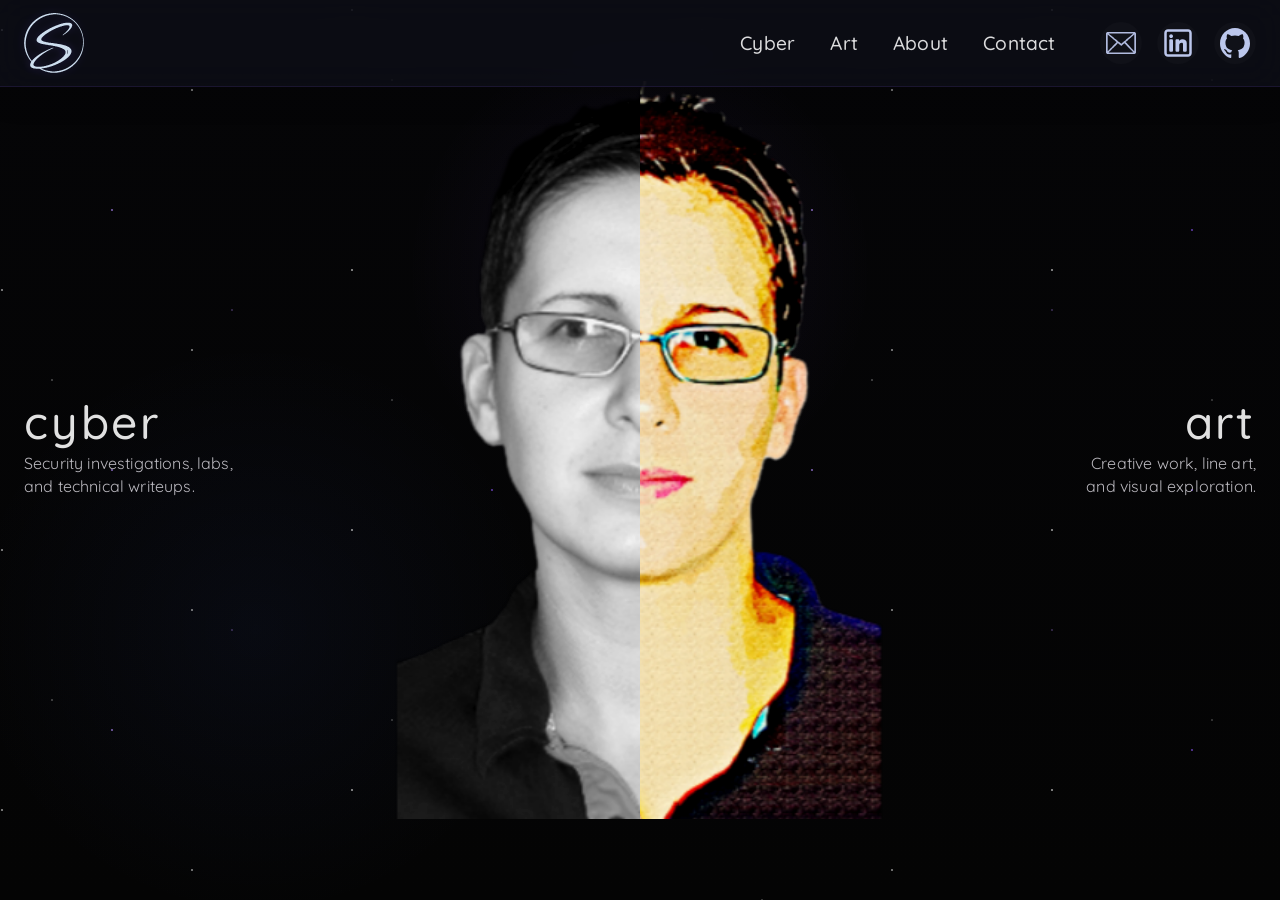
<file: index.html>
<!DOCTYPE html>
<html lang="en">
<head>
  <meta charset="UTF-8" />
  <meta name="viewport" content="width=device-width, initial-scale=1.0" />
  <title>Shannon Smith</title>

  <link rel="preconnect" href="https://fonts.googleapis.com" />
  <link rel="preconnect" href="https://fonts.gstatic.com" crossorigin />
  <link href="https://fonts.googleapis.com/css2?family=Quicksand:wght@400;500;600&display=swap" rel="stylesheet" />
  <link rel="icon" href="images/nav-logo.svg" type="image/svg+xml">

  <link rel="stylesheet" href="style.css?v=2" />
  <script src="script.js" defer></script>
</head>
<body id="top" data-page="home">

  <!-- =========================
       LANDING PAGE BACKGROUND
  ========================= -->
  <div class="hero-bg" aria-hidden="true">
    <div class="stars stars-1"></div>
    <div class="stars stars-2"></div>
    <div class="shooting-star shooting-star-1"></div>
    <div class="shooting-star shooting-star-2"></div>
    <div class="shooting-star shooting-star-3"></div>
  </div>

  <!-- =========================
       GLOBAL NAVIGATION
  ========================= -->
  <nav class="nav" aria-label="Primary navigation">
    <div class="nav-inner">
     <!-- <a href="index.html" class="nav-brand" aria-label="Shannon Smith Home"> -->
      <a href="/" class="nav-brand" aria-label="Shannon Smith Home">
        <img src="images/nav-logo.svg" alt="Shannon Smith logo" class="nav-logo" />
        <img src="images/nav-logo2.png" alt="" class="nav-logo-easter-egg" aria-hidden="true" />
      </a>

      <button
        class="nav-toggle"
        type="button"
        aria-label="Open menu"
        aria-expanded="false"
        aria-controls="mobile-menu"
      >
        <span></span>
        <span></span>
        <span></span>
      </button>

      <div class="nav-links">
        <a href="cyber">Cyber</a>
        <a href="art">Art</a>
        <a href="about">About</a>
        <a href="contact">Contact</a>
      </div>

      <div class="nav-social" aria-label="Contact links">
        <a href="mailto:shannon.a.smith1223@gmail.com" class="nav-social-link" aria-label="Email">
          <img src="images/icons/email.svg" alt="" />
        </a>
        <a href="https://www.linkedin.com/in/shannonasmith" target="_blank" rel="noopener noreferrer" class="nav-social-link" aria-label="LinkedIn">
          <img src="images/icons/linkedin.svg" alt="" />
        </a>
        <a href="https://github.com/shannonasmith" target="_blank" rel="noopener noreferrer" class="nav-social-link" aria-label="GitHub">
          <img src="images/icons/github.svg" alt="" />
        </a>
      </div>
    </div>

    <div class="mobile-menu" id="mobile-menu">
      <a href="cyber">Cyber</a>
      <a href="art">Art</a>
      <a href="about">About</a>
      <a href="contact">Contact</a>
      <div class="mobile-menu-social">
        <a href="mailto:shannon.a.smith1223@gmail.com" class="nav-social-link" aria-label="Email">
          <img src="images/icons/email.svg" alt="" />
        </a>
        <a href="https://www.linkedin.com/in/shannonasmith" target="_blank" rel="noopener noreferrer" class="nav-social-link" aria-label="LinkedIn">
          <img src="images/icons/linkedin.svg" alt="" />
        </a>
        <a href="https://github.com/shannonasmith" target="_blank" rel="noopener noreferrer" class="nav-social-link" aria-label="GitHub">
          <img src="images/icons/github.svg" alt="" />
        </a>
      </div>
    </div>
  </nav>

  <!-- =========================
       LANDING HERO
  ========================= -->
  <main class="hero" id="hero">

    <!-- Cyber / Art split-reveal portrait (see initLandingIntro() in
         script.js for the mouse-driven wipe, fade, and lean effects) -->
    <div class="portrait-stack">
      <div class="effect-layer cyber-layer intro-ready">
        <img src="images/face-cyber.png" alt="Cyber portrait" class="portrait effect-image cyber-portrait" />
        <div class="glitch-rgb glitch-r"></div>
        <div class="glitch-rgb glitch-c"></div>
      </div>

      <div class="effect-layer creative-layer intro-ready">
        <img src="images/face-art.png" alt="Art portrait" class="portrait effect-image creative-portrait" />
      </div>
    </div>

    <!-- Cyber / Art entry-point links -->
    <section class="intro-copy" aria-label="Portfolio paths">
      <a href="cyber" class="intro-side intro-left">
        <span class="intro-word">cyber</span>
        <span class="intro-sub">
          Security investigations, labs, <br />
          and technical writeups.
        </span>
      </a>

      <a href="art" class="intro-side intro-right">
        <span class="intro-word">art</span>
        <span class="intro-sub">
          Creative work, line art, <br />
          and visual exploration.
        </span>
      </a>
    </section>
  </main>

</body>
</html>
</file>
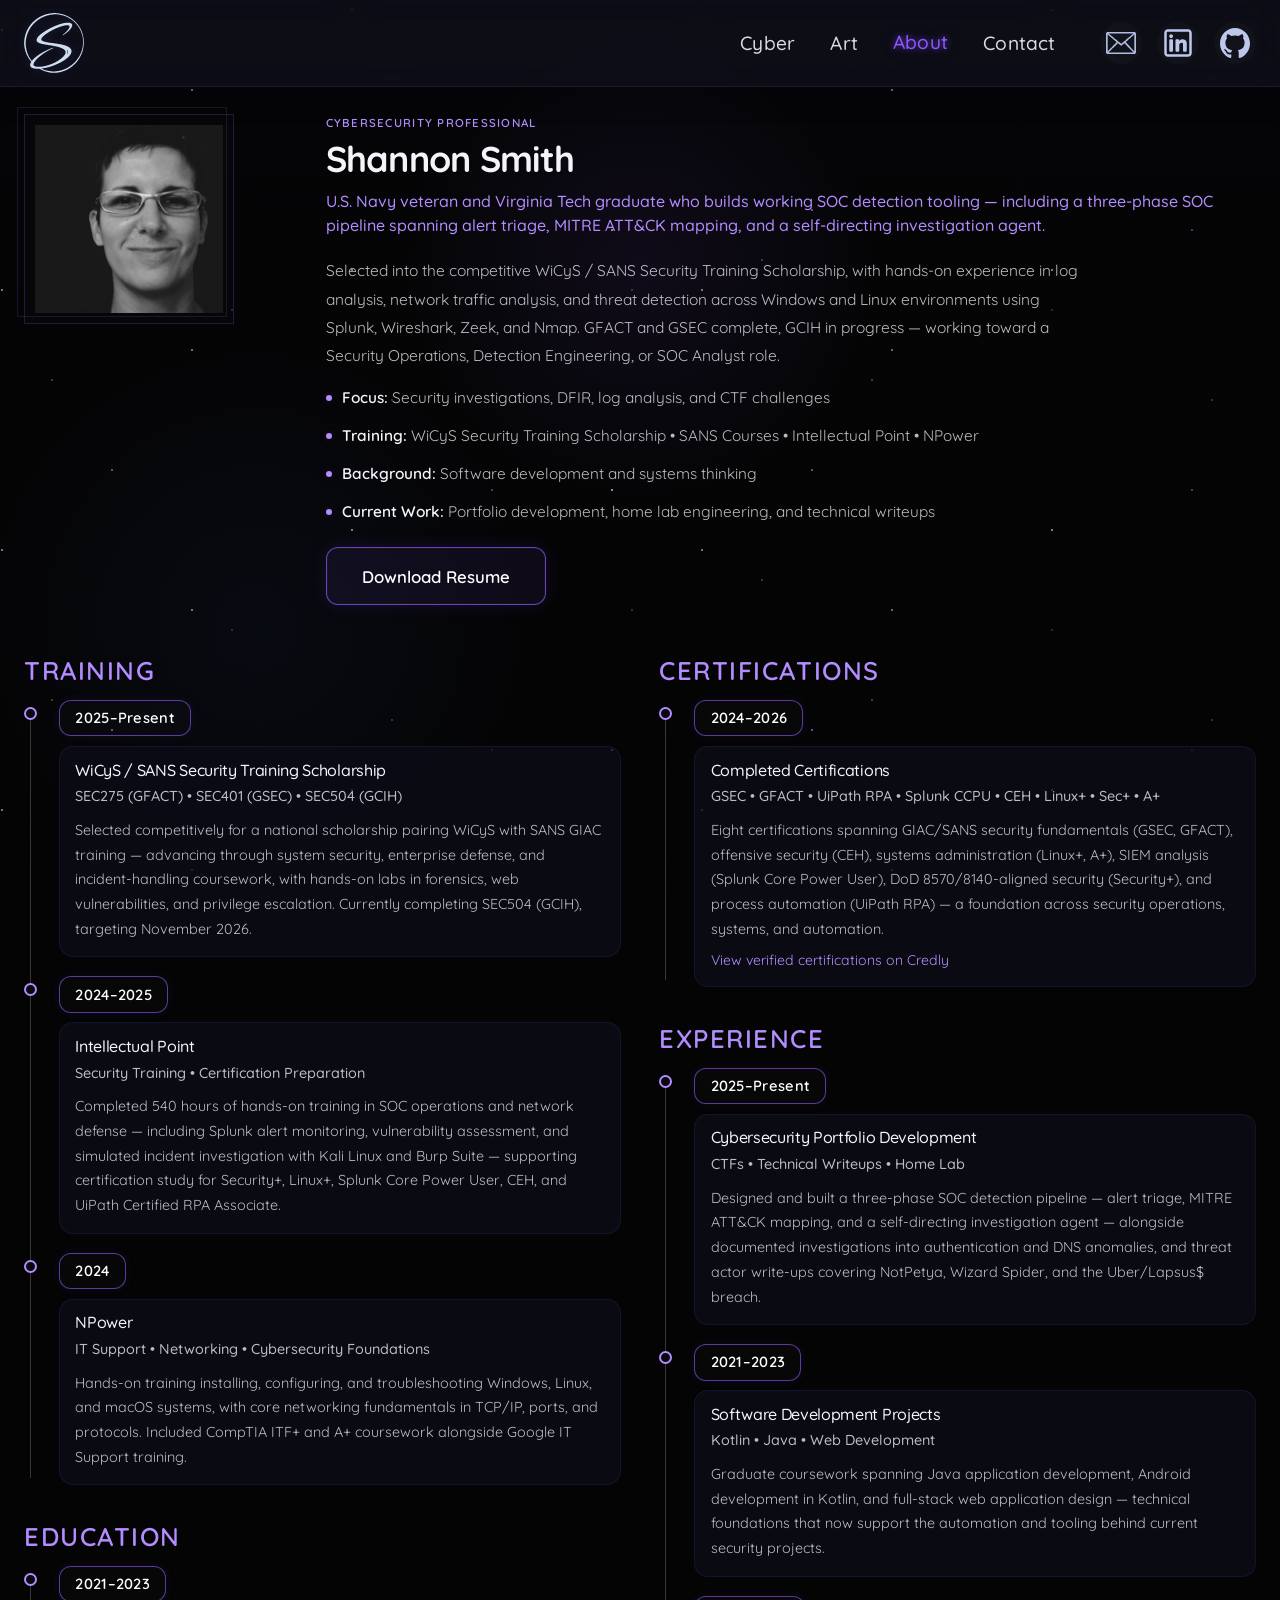
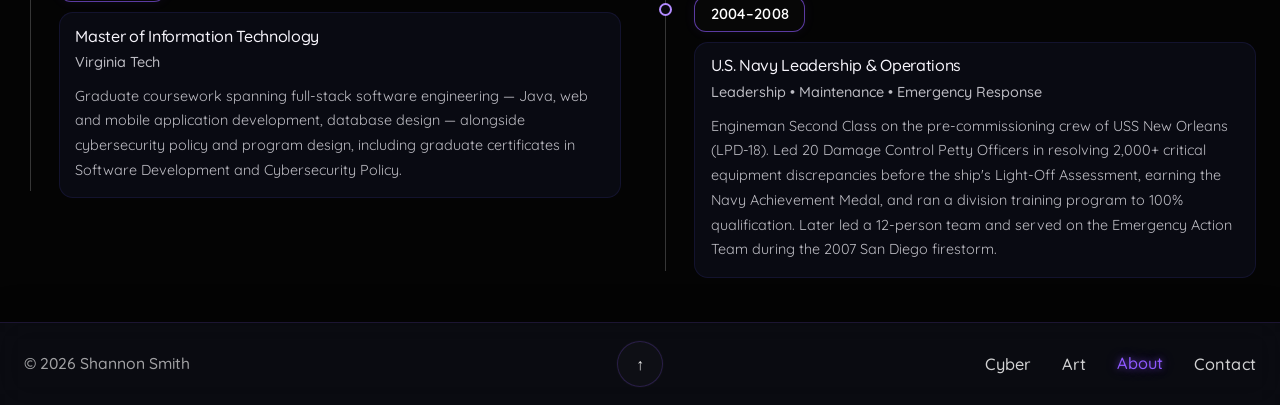
<file: about.html>
<!DOCTYPE html>
<html lang="en">
<head>
  <meta charset="UTF-8" />
  <meta name="viewport" content="width=device-width, initial-scale=1.0" />
  <title>About | Shannon Smith</title>

  <link rel="preconnect" href="https://fonts.googleapis.com" />
  <link rel="preconnect" href="https://fonts.gstatic.com" crossorigin />
  <link href="https://fonts.googleapis.com/css2?family=Quicksand:wght@400;500;600&display=swap" rel="stylesheet" />
  <link rel="icon" href="images/nav-logo.svg" type="image/svg+xml">

  <link rel="stylesheet" href="style.css?v=2" />
  <script src="script.js" defer></script>
</head>
<body id="top" data-page="about">

  <!-- =========================
       GLOBAL PAGE BACKGROUND
  ========================= -->
  <div class="page-bg" aria-hidden="true">
    <div class="stars stars-1"></div>
    <div class="stars stars-2"></div>
    <div class="shooting-star shooting-star-1"></div>
    <div class="shooting-star shooting-star-2"></div>
    <div class="shooting-star shooting-star-3"></div>
  </div>

  <!-- =========================
       GLOBAL NAVIGATION
  ========================= -->
  <nav class="nav" aria-label="Primary navigation">
    <div class="nav-inner">
      <a href="/" class="nav-brand" aria-label="Shannon Smith Home">
        <img src="images/nav-logo.svg" alt="Shannon Smith logo" class="nav-logo" />
        <img src="images/nav-logo2.png" alt="" class="nav-logo-easter-egg" aria-hidden="true" />
      </a>

      <button
        class="nav-toggle"
        type="button"
        aria-label="Open menu"
        aria-expanded="false"
        aria-controls="mobile-menu"
      >
        <span></span>
        <span></span>
        <span></span>
      </button>

      <div class="nav-links">
        <a href="cyber">Cyber</a>
        <a href="art">Art</a>
        <a href="about">About</a>
        <a href="contact">Contact</a>
      </div>

      <div class="nav-social" aria-label="Contact links">
        <a href="mailto:shannon.a.smith1223@gmail.com" class="nav-social-link" aria-label="Email">
          <img src="images/icons/email.svg" alt="" />
        </a>
        <a href="https://www.linkedin.com/in/shannonasmith" target="_blank" rel="noopener noreferrer" class="nav-social-link" aria-label="LinkedIn">
          <img src="images/icons/linkedin.svg" alt="" />
        </a>
        <a href="https://github.com/shannonasmith" target="_blank" rel="noopener noreferrer" class="nav-social-link" aria-label="GitHub">
          <img src="images/icons/github.svg" alt="" />
        </a>
      </div>
    </div>

    <div class="mobile-menu" id="mobile-menu">
      <a href="cyber">Cyber</a>
      <a href="art">Art</a>
      <a href="about">About</a>
      <a href="contact">Contact</a>
      <div class="mobile-menu-social">
        <a href="mailto:shannon.a.smith1223@gmail.com" class="nav-social-link" aria-label="Email">
          <img src="images/icons/email.svg" alt="" />
        </a>
        <a href="https://www.linkedin.com/in/shannonasmith" target="_blank" rel="noopener noreferrer" class="nav-social-link" aria-label="LinkedIn">
          <img src="images/icons/linkedin.svg" alt="" />
        </a>
        <a href="https://github.com/shannonasmith" target="_blank" rel="noopener noreferrer" class="nav-social-link" aria-label="GitHub">
          <img src="images/icons/github.svg" alt="" />
        </a>
      </div>
    </div>
  </nav>

  <main class="about-page-shell">

    <!-- =========================
         PROFILE INTRO
    ========================= -->
    <section class="section about-rebuilt-profile" aria-labelledby="about-name">
      <div class="about-rebuilt-top">

        <!-- Portrait -->
        <div class="about-rebuilt-image-col about-enter-left">
          <div class="about-rebuilt-frame">
            <img src="images/about-profile.png" alt="Portrait of Shannon Smith" class="about-rebuilt-image" />
          </div>
        </div>

        <!-- Name, summary, quick-facts list, resume CTA -->
        <div class="about-rebuilt-copy-col about-enter-right">
          <p class="about-eyebrow">Cybersecurity Professional</p>
          <h2 id="about-name" class="about-name">Shannon Smith</h2>

          <p class="about-lead">
            U.S. Navy veteran and Virginia Tech graduate who builds working SOC detection tooling — including a
            three-phase SOC pipeline spanning alert triage, MITRE ATT&CK mapping, and a self-directing investigation
            agent.
          </p>

          <p class="about-body">
            Selected into the competitive WiCyS / SANS Security Training Scholarship, with hands-on experience in log analysis,
            network traffic analysis, and threat detection across Windows and Linux environments using Splunk, Wireshark, Zeek,
            and Nmap. GFACT and GSEC complete, GCIH in progress — working toward a Security Operations, Detection Engineering,
            or SOC Analyst role.
          </p>

          <ul class="about-rebuilt-list">
            <li><span>Focus:</span> Security investigations, DFIR, log analysis, and CTF challenges</li>
            <li><span>Training:</span> WiCyS Security Training Scholarship • SANS Courses • Intellectual Point • NPower</li>
            <li><span>Background:</span> Software development and systems thinking</li>
            <li><span>Current Work:</span> Portfolio development, home lab engineering, and technical writeups</li>
          </ul>

          <div class="about-rebuilt-actions">
            <a href="files/Shannon_Smith_Resume.pdf" target="_blank" rel="noopener noreferrer" class="btn-theme-strong">
              Download Resume
            </a>
          </div>

        </div>
      </div>
    </section>

    <!-- =========================
         MAIN TWO COLUMN CONTENT
    ========================= -->
    <section class="section about-rebuilt-content" aria-label="About timeline content">
      <div class="about-columns">

        <!-- =========================
             LEFT COLUMN
        ========================= -->
        <div class="about-col">

          <!-- Training -->
          <div class="about-section-label">Training</div>

          <div class="about-timeline">
            <article class="about-timeline-item">
              <div class="about-timeline-dot"></div>
              <div class="about-timeline-main">
                <div class="about-date-chip">2025–Present</div>
                <div class="about-timeline-box">
                  <h2>WiCyS / SANS Security Training Scholarship</h2>
                  <p class="about-mini-accent">SEC275 (GFACT) • SEC401 (GSEC) • SEC504 (GCIH)</p>
                  <p>
                    Selected competitively for a national scholarship pairing WiCyS with SANS GIAC training — advancing through system
                    security, enterprise defense, and incident-handling coursework, with hands-on labs in forensics, web vulnerabilities,
                    and privilege escalation. Currently completing SEC504 (GCIH), targeting November 2026.
                  </p>
                </div>
              </div>
            </article>

            <article class="about-timeline-item">
              <div class="about-timeline-dot"></div>
              <div class="about-timeline-main">
                <div class="about-date-chip">2024–2025</div>
                <div class="about-timeline-box">
                  <h2>Intellectual Point</h2>
                  <p class="about-mini-accent">Security Training • Certification Preparation</p>
                  <p>
                    Completed 540 hours of hands-on training in SOC operations and network defense — including Splunk
                    alert monitoring, vulnerability assessment, and simulated incident investigation with Kali Linux and
                    Burp Suite — supporting certification study for Security+, Linux+, Splunk Core Power User, CEH, and
                    UiPath Certified RPA Associate.
                  </p>
                </div>
              </div>
            </article>

            <article class="about-timeline-item">
              <div class="about-timeline-dot"></div>
              <div class="about-timeline-main">
                <div class="about-date-chip">2024</div>
                <div class="about-timeline-box">
                  <h2>NPower</h2>
                  <p class="about-mini-accent">IT Support • Networking • Cybersecurity Foundations</p>
                  <p>
                    Hands-on training installing, configuring, and troubleshooting Windows, Linux, and macOS systems, with core
                    networking fundamentals in TCP/IP, ports, and protocols. Included CompTIA ITF+ and A+ coursework alongside
                    Google IT Support training.
                  </p>
                </div>
              </div>
            </article>
          </div>

          <!-- Education -->
          <div class="about-section-label about-section-gap">Education</div>

          <div class="about-timeline">
            <article class="about-timeline-item">
              <div class="about-timeline-dot"></div>
              <div class="about-timeline-main">
                <div class="about-date-chip">2021–2023</div>
                <div class="about-timeline-box">
                  <h2>Master of Information Technology</h2>
                  <p class="about-mini-accent">Virginia Tech</p>
                  <p>
                    Graduate coursework spanning full-stack software engineering — Java, web and mobile application development,
                    database design — alongside cybersecurity policy and program design, including graduate certificates in Software
                    Development and Cybersecurity Policy.
                  </p>
                </div>
              </div>
            </article>
          </div>
        </div>

        <!-- =========================
             RIGHT COLUMN
        ========================= -->
        <div class="about-col">

          <!-- Certifications -->
          <div class="about-section-label">Certifications</div>

          <div class="about-timeline">
            <article class="about-timeline-item">
              <div class="about-timeline-dot"></div>
              <div class="about-timeline-main">
                <div class="about-date-chip">2024–2026</div>
                <div class="about-timeline-box">
                  <h2>Completed Certifications</h2>
                  <p class="about-mini-accent">GSEC • GFACT • UiPath RPA • Splunk CCPU • CEH • Linux+ • Sec+ • A+ </p>
                  <p>
                    Eight certifications spanning GIAC/SANS security fundamentals (GSEC, GFACT), offensive security (CEH),
                    systems administration (Linux+, A+), SIEM analysis (Splunk Core Power User), DoD 8570/8140-aligned security
                    (Security+), and process automation (UiPath RPA) — a foundation across security operations, systems, and automation.
                  </p>
                  <a href="https://www.credly.com/users/shannon-smith-it-usn/badges#credly"
                     target="_blank"
                     rel="noopener noreferrer"
                     class="about-inline-link">
                    View verified certifications on Credly
                  </a>
                </div>
              </div>
            </article>
          </div>

          <!-- Experience -->
          <div class="about-section-label about-section-gap">Experience</div>

          <div class="about-timeline">
            <article class="about-timeline-item">
              <div class="about-timeline-dot"></div>
              <div class="about-timeline-main">
                <div class="about-date-chip">2025–Present</div>
                <div class="about-timeline-box">
                  <h2>Cybersecurity Portfolio Development</h2>
                  <p class="about-mini-accent">CTFs • Technical Writeups • Home Lab</p>
                  <p>
                    Designed and built a three-phase SOC detection pipeline — alert triage, MITRE ATT&CK mapping, and a
                    self-directing investigation agent — alongside documented investigations into authentication and DNS
                    anomalies, and threat actor write-ups covering NotPetya, Wizard Spider, and the Uber/Lapsus$ breach.
                  </p>
                </div>
              </div>
            </article>

            <article class="about-timeline-item">
              <div class="about-timeline-dot"></div>
              <div class="about-timeline-main">
                <div class="about-date-chip">2021–2023</div>
                <div class="about-timeline-box">
                  <h2>Software Development Projects</h2>
                  <p class="about-mini-accent">Kotlin • Java • Web Development</p>
                  <p>
                    Graduate coursework spanning Java application development, Android development in Kotlin, and full-stack
                    web application design — technical foundations that now support the automation and tooling behind current
                    security projects.
                  </p>
                </div>
              </div>
            </article>

            <article class="about-timeline-item">
              <div class="about-timeline-dot"></div>
              <div class="about-timeline-main">
                <div class="about-date-chip">2004–2008</div>
                <div class="about-timeline-box">
                  <h2>U.S. Navy Leadership &amp; Operations</h2>
                  <p class="about-mini-accent">Leadership • Maintenance • Emergency Response</p>
                  <p>
                    Engineman Second Class on the pre-commissioning crew of USS New Orleans (LPD-18). Led 20 Damage Control
                    Petty Officers in resolving 2,000+ critical equipment discrepancies before the ship's Light-Off Assessment,
                    earning the Navy Achievement Medal, and ran a division training program to 100% qualification. Later led a
                    12-person team and served on the Emergency Action Team during the 2007 San Diego firestorm.
                  </p>
                </div>
              </div>
            </article>
          </div>
        </div>

      </div>
    </section>

    <!-- =========================
         BOTTOM NAV BAR
    ========================= -->
    <footer class="bottom-nav">
      <div class="bottom-nav-inner">

        <div class="bottom-nav-left">
          <span>© 2026 Shannon Smith</span>
        </div>

        <div class="bottom-nav-center">
          <a href="#top" class="bottom-nav-up" aria-label="Back to top">↑</a>
        </div>

        <div class="bottom-nav-right">
          <a href="cyber">Cyber</a>
          <a href="art">Art</a>
          <a href="about" class="active">About</a>
          <a href="contact">Contact</a>
        </div>

      </div>
    </footer>

  </main>
</body>
</html>
</file>
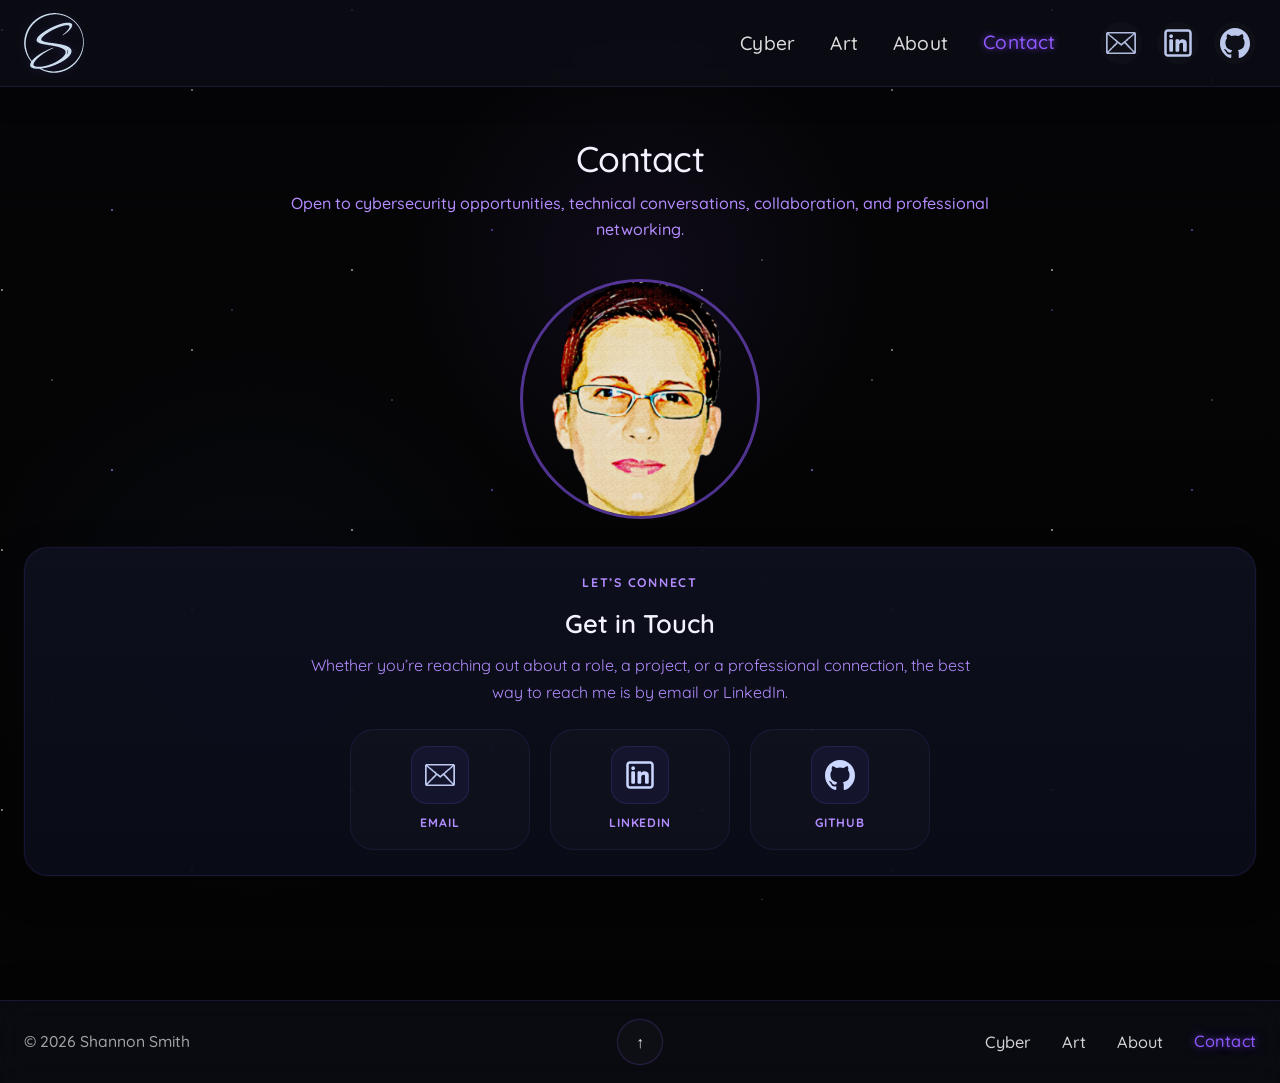
<file: contact.html>
<!DOCTYPE html>
<html lang="en">
<head>
  <meta charset="UTF-8" />
  <meta name="viewport" content="width=device-width, initial-scale=1.0" />
  <title>Contact | Shannon Smith</title>

  <link rel="preconnect" href="https://fonts.googleapis.com" />
  <link rel="preconnect" href="https://fonts.gstatic.com" crossorigin />
  <link href="https://fonts.googleapis.com/css2?family=Quicksand:wght@400;500;600&display=swap" rel="stylesheet" />
  <link rel="icon" href="images/nav-logo.svg" type="image/svg+xml">

  <link rel="stylesheet" href="style.css?v=2" />
  <script src="script.js" defer></script>
</head>
<body id="top" data-page="contact">

  <!-- =========================
       GLOBAL PAGE BACKGROUND
  ========================= -->
  <div class="page-bg" aria-hidden="true">
    <div class="stars stars-1"></div>
    <div class="stars stars-2"></div>
    <div class="shooting-star shooting-star-1"></div>
    <div class="shooting-star shooting-star-2"></div>
    <div class="shooting-star shooting-star-3"></div>
  </div>

  <!-- =========================
       GLOBAL NAVIGATION
  ========================= -->
  <nav class="nav" aria-label="Primary navigation">
    <div class="nav-inner">
      <a href="/" class="nav-brand" aria-label="Shannon Smith Home">
        <img src="images/nav-logo.svg" alt="Shannon Smith logo" class="nav-logo" />
        <img src="images/nav-logo2.png" alt="" class="nav-logo-easter-egg" aria-hidden="true" />
      </a>

      <button
        class="nav-toggle"
        type="button"
        aria-label="Open menu"
        aria-expanded="false"
        aria-controls="mobile-menu"
      >
        <span></span>
        <span></span>
        <span></span>
      </button>

      <div class="nav-links">
        <a href="cyber">Cyber</a>
        <a href="art">Art</a>
        <a href="about">About</a>
        <a href="contact">Contact</a>
      </div>

      <div class="nav-social" aria-label="Contact links">
        <a href="mailto:shannon.a.smith1223@gmail.com" class="nav-social-link" aria-label="Email">
          <img src="images/icons/email.svg" alt="" />
        </a>
        <a href="https://www.linkedin.com/in/shannonasmith" target="_blank" rel="noopener noreferrer" class="nav-social-link" aria-label="LinkedIn">
          <img src="images/icons/linkedin.svg" alt="" />
        </a>
        <a href="https://github.com/shannonasmith" target="_blank" rel="noopener noreferrer" class="nav-social-link" aria-label="GitHub">
          <img src="images/icons/github.svg" alt="" />
        </a>
      </div>
    </div>

    <div class="mobile-menu" id="mobile-menu">
      <a href="cyber">Cyber</a>
      <a href="art">Art</a>
      <a href="about">About</a>
      <a href="contact">Contact</a>
      <div class="mobile-menu-social">
        <a href="mailto:shannon.a.smith1223@gmail.com" class="nav-social-link" aria-label="Email">
          <img src="images/icons/email.svg" alt="" />
        </a>
        <a href="https://www.linkedin.com/in/shannonasmith" target="_blank" rel="noopener noreferrer" class="nav-social-link" aria-label="LinkedIn">
          <img src="images/icons/linkedin.svg" alt="" />
        </a>
        <a href="https://github.com/shannonasmith" target="_blank" rel="noopener noreferrer" class="nav-social-link" aria-label="GitHub">
          <img src="images/icons/github.svg" alt="" />
        </a>
      </div>
    </div>
  </nav>

  <main>

    <!-- =========================
         CONTACT HERO
    ========================= -->
    <section class="page-header contact-page-header">
      <h2>Contact</h2>
      <p>
        Open to cybersecurity opportunities, technical conversations, collaboration, and professional networking.
      </p>
    </section>

    <!-- =========================
         CONTACT PANEL
    ========================= -->
<section class="section contact-section">
      <img src="images/face-art.png" alt="" class="contact-accent-portrait" aria-hidden="true" />
      <div class="contact-panel">

        <!-- Intro copy -->
        <div class="contact-panel-copy">
          <p class="section-kicker">let’s connect</p>
          <h3>Get in Touch</h3>
          <p>
            Whether you’re reaching out about a role, a project, or a professional connection,
            the best way to reach me is by email or LinkedIn.
          </p>
        </div>

        <!-- Contact method tiles -->
        <div class="contact-grid">
          <a class="contact-tile" href="mailto:shannon.a.smith1223@gmail.com">
            <div class="contact-tile-icon">
              <img src="images/icons/email.svg" alt="Email" />
            </div>
            <span class="contact-tile-label">Email</span>
          </a>

          <a class="contact-tile" href="https://www.linkedin.com/in/shannonasmith/" target="_blank" rel="noopener noreferrer">
            <div class="contact-tile-icon">
              <img src="images/icons/linkedin.svg" alt="LinkedIn" />
            </div>
            <span class="contact-tile-label">LinkedIn</span>
          </a>

          <a class="contact-tile" href="https://github.com/shannonasmith" target="_blank" rel="noopener noreferrer">
            <div class="contact-tile-icon">
              <img src="images/icons/github.svg" alt="GitHub" />
            </div>
            <span class="contact-tile-label">GitHub</span>
          </a>
        </div>

      </div>
    </section>

  </main>

  <!-- =========================
       BOTTOM NAV BAR
  ========================= -->
  <footer class="bottom-nav">
    <div class="bottom-nav-inner">
      <div class="bottom-nav-left">
        <span>© 2026 Shannon Smith</span>
      </div>

      <div class="bottom-nav-center">
        <a href="#top" class="bottom-nav-up" aria-label="Back to top">↑</a>
      </div>

      <div class="bottom-nav-right">
        <a href="cyber">Cyber</a>
        <a href="art">Art</a>
        <a href="about">About</a>
        <a href="contact" class="active">Contact</a>
      </div>
    </div>
  </footer>

</body>
</html>
</file>
<file: style.css>
/* =========================
   RESET + TOKENS
========================= */
* {
  margin: 0;
  padding: 0;
  box-sizing: border-box;
}

:root {
  --split: 50%;

  --bg-dark: #040404;
  --bg-dark-soft: #050507;
  --bg-nav-inner: rgba(5, 5, 12, 0.72);

  --text-main: #f6f4fb;
  --text-muted: rgba(246, 244, 251, 0.76);

  --accent: #8f59ff;
  --accent-2: #b38cff;
  --accent-glow: rgba(143, 89, 255, 0.34);
  --accent-soft: rgba(143, 89, 255, 0.12);
  --accent-border: rgba(143, 89, 255, 0.24);

  --panel: rgba(255, 255, 255, 0.03);
  --panel-border: rgba(143, 89, 255, 0.2);
  --card-border: rgba(103, 89, 255, 0.16);

  --max-width: 1120px;
  --radius: 14px;
  --radius-lg: 24px;
  --pill: 999px;
}

/* =========================
   BASE
========================= */
html {
  scroll-behavior: smooth;
}

body {
  background: var(--bg-dark);
  color: var(--text-main);
  font-family: "Quicksand", "Segoe UI", Arial, sans-serif;
  overflow-x: hidden;
  line-height: 1.5;
}

body.modal-open {
  overflow: hidden;
}

img {
  max-width: 100%;
  display: block;
}

a {
  color: inherit;
}

h1, h2, h3 {
  font-weight: 500;
}

/* =========================
   GLOBAL PAGE SAFETY
========================= */
html,
body {
  max-width: 100%;
  overflow-x: hidden;
}

body {
  position: relative;
}

/* =========================
   NAV LOGO IMAGE
========================= */
.nav-brand {
  display: flex;
  align-items: center;
  justify-content: flex-start;
  text-decoration: none;
}

.nav-logo {
  display: block;
  height: clamp(40px, 5vw, 60px);
  width: auto;
  max-width: none;
  opacity: 0.95;
  image-rendering: auto;
  filter: drop-shadow(0 0 4px rgba(120, 90, 255, 0.25));
  transition:
    transform 0.25s ease,
    filter 0.25s ease,
    opacity 0.25s ease;
}

/* =========================
   NAV LOGO EASTER EGG
========================= */
.nav-brand {
  position: relative;
}

.nav-logo-easter-egg {
  position: absolute;
  top: 50%;
  left: 0;
  transform: translateY(-50%) scale(0.85) rotate(-8deg);
  width: clamp(40px, 5vw, 60px);
  height: clamp(40px, 5vw, 60px);
  border-radius: 50%;
  object-fit: cover;
  object-position: center 8%;
  background: #08080d;
  border: 2px solid rgba(143, 89, 255, 0.55);
  box-shadow:
    0 0 20px rgba(143, 89, 255, 0.4),
    0 0 40px rgba(143, 89, 255, 0.18);
  opacity: 0;
  visibility: hidden;
  pointer-events: none;
  transition:
    opacity 0.28s ease,
    transform 0.32s cubic-bezier(0.34, 1.56, 0.64, 1),
    visibility 0.28s ease;
  z-index: 10;
}

.nav-brand:hover .nav-logo-easter-egg,
.nav-brand:focus-visible .nav-logo-easter-egg {
  opacity: 1;
  visibility: visible;
  transform: translateY(-50%) scale(1) rotate(0deg);
}

.nav-brand:hover .nav-logo,
.nav-brand:focus-visible .nav-logo {
  opacity: 0;
  transform: scale(0.85) rotate(8deg);
}

@media (max-width: 700px) {
  .nav-logo-easter-egg {
    display: none;
  }
}

/* =========================
   PAGE TRANSITIONS
========================= */
.nav {
  transition:
    transform 0.68s cubic-bezier(0.22, 1, 0.36, 1),
    opacity 0.56s ease,
    background 0.3s ease,
    border-color 0.3s ease,
    box-shadow 0.3s ease;
}

.hero,
.page-header,
.section,
.intro-copy,
.about-enter-left,
.about-enter-right {
  transition:
    transform 0.92s cubic-bezier(0.22, 1, 0.36, 1),
    opacity 0.92s ease;
}

.nav {
  transform: translateY(-110%);
  opacity: 0;
}

body.page-ready .nav {
  transform: translateY(0);
  opacity: 1;
}

body.page-leaving .nav {
  transform: translateY(-110%);
  opacity: 0;
}

body.page-leaving .hero,
body.page-leaving .page-header,
body.page-leaving .section,
body.page-leaving .intro-copy {
  opacity: 0;
  transform: translateY(24px);
}

/* =========================
   GLOBAL NAVIGATION
========================= */
.nav {
  position: fixed;
  top: 0;
  left: 0;
  right: 0;
  width: 100%;
  z-index: 5000;

  background: rgba(18, 20, 34, 0.46);
  border-bottom: 1px solid rgba(143, 89, 255, 0.14);
  box-shadow: 0 10px 30px rgba(0, 0, 0, 0.16);
  backdrop-filter: blur(16px);
  -webkit-backdrop-filter: blur(16px);

  transform: translateY(-110%);
  opacity: 0;

  transition:
    transform 0.5s cubic-bezier(0.22, 1, 0.36, 1),
    opacity 0.38s ease,
    background 0.25s ease,
    border-color 0.25s ease,
    box-shadow 0.25s ease;
}

body.page-ready .nav,
body.nav-visible .nav {
  transform: translateY(0);
  opacity: 1;
}

body.nav-hidden .nav,
body.page-leaving .nav {
  transform: translateY(-110%);
  opacity: 0;
}

.nav-inner {
  position: relative;
  width: min(1280px, calc(100% - 48px));
  margin: 0 auto;
  min-height: 86px;
  display: grid;
  grid-template-columns: 88px 1fr auto;
  align-items: center;
  gap: 1.75rem;
}

.nav-links {
  display: flex;
  justify-content: flex-end;
  align-items: center;
  gap: 2.2rem;
  padding-right: 1rem;
}

.nav-links a {
  text-decoration: none;
  color: rgba(255, 255, 255, 0.86);
  font-weight: 500;
  font-size: 1.2rem;
  letter-spacing: 0.01em;
  transition: color 0.2s ease, text-shadow 0.2s ease, transform 0.2s ease;
}

.nav-links a:hover,
.nav-links a.active {
  color: var(--accent);
  text-shadow:
    0 0 6px rgba(143, 89, 255, 0.6),
    0 0 14px rgba(143, 89, 255, 0.35);
  transform: translateY(-1px);
}

/* =========================
   NAV SOCIAL LINKS
========================= */
.nav-social {
  display: flex;
  align-items: center;
  justify-content: flex-end;
  gap: 0.95rem;
}

.nav-social-link {
  width: 42px;
  height: 42px;
  display: inline-flex;
  align-items: center;
  justify-content: center;
  border-radius: 999px;
  text-decoration: none;
  background: rgba(255, 255, 255, 0.018);
  transition: transform 0.2s ease, border-color 0.2s ease, background 0.2s ease, box-shadow 0.2s ease;
}

.nav-social-link img {
  width: 30px;
  height: 30px;
  object-fit: contain;
  display: block;
  opacity: 0.92;
}

.nav-social-link:hover {
  transform: translateY(-2px);
  background: rgba(143, 89, 255, 0.1);
  border-color: rgba(179, 140, 255, 0.62);
  box-shadow: 0 0 16px rgba(143, 89, 255, 0.14);
}

.nav-social-link:hover img {
  opacity: 1;
}

/* =========================
   MOBILE NAV TOGGLE
========================= */
.nav-toggle {
  display: none;
  appearance: none;
  border: 0;
  background: transparent;
  padding: 0;
  width: 44px;
  height: 44px;
  cursor: pointer;
  align-items: center;
  justify-content: center;
  position: relative;
  z-index: 120;
}

.nav-toggle span {
  position: absolute;
  width: 30px;
  height: 2px;
  border-radius: 999px;
  background: rgba(255, 255, 255, 0.92);
  box-shadow: 0 0 10px rgba(143, 89, 255, 0.22);
  transition: transform 0.25s ease, opacity 0.2s ease, top 0.25s ease;
}

.nav-toggle span:nth-child(1) {
  top: 12px;
}

.nav-toggle span:nth-child(2) {
  top: 21px;
}

.nav-toggle span:nth-child(3) {
  top: 30px;
}

body.menu-open .nav-toggle span:nth-child(1) {
  top: 21px;
  transform: rotate(45deg);
}

body.menu-open .nav-toggle span:nth-child(2) {
  opacity: 0;
}

body.menu-open .nav-toggle span:nth-child(3) {
  top: 21px;
  transform: rotate(-45deg);
}

.mobile-menu {
  display: none;
}

/* =========================
   LANDING PAGE NAV TONE
========================= */
body[data-page="home"] .nav {
  background: rgba(16, 18, 30, 0.58);
  border-bottom: 0.5px solid rgba(143, 89, 255, 0.12);
}

/* =========================
   INNER PAGE NAV TONE
========================= */
body[data-page="cyber"] .nav,
body[data-page="art"] .nav,
body[data-page="about"] .nav {
  background: rgba(18, 20, 34, 0.58);
  border-bottom: 0.5px solid rgba(143, 89, 255, 0.14);
}

/* =========================
   ANIMATED NIGHT SKY
========================= */
.hero-bg,
.page-bg {
  position: fixed;
  inset: 0;
  z-index: -1;
  background:
    radial-gradient(circle at 50% 30%, rgba(143, 89, 255, 0.08), transparent 26%),
    radial-gradient(circle at 20% 70%, rgba(80, 120, 255, 0.05), transparent 24%),
    linear-gradient(180deg, #050507 0%, #040404 100%);
  overflow: hidden;
  pointer-events: none;
}

.stars {
  position: absolute;
  inset: -10%;
  background-repeat: repeat;
  opacity: 0.6;
  animation: driftStars linear infinite;
}

.stars-1 {
  background-image:
    radial-gradient(2px 2px at 40px 60px, rgba(255, 255, 255, 0.9) 50%, transparent 51%),
    radial-gradient(1.5px 1.5px at 130px 120px, rgba(255, 255, 255, 0.75) 50%, transparent 51%),
    radial-gradient(2px 2px at 240px 40px, rgba(179, 140, 255, 0.9) 50%, transparent 51%),
    radial-gradient(1.5px 1.5px at 320px 180px, rgba(255, 255, 255, 0.7) 50%, transparent 51%),
    radial-gradient(2px 2px at 480px 100px, rgba(255, 255, 255, 0.8) 50%, transparent 51%),
    radial-gradient(1.5px 1.5px at 620px 60px, rgba(143, 89, 255, 0.85) 50%, transparent 51%);
  background-size: 700px 260px;
  animation-duration: 90s;
}

.stars-2 {
  background-image:
    radial-gradient(1.5px 1.5px at 70px 30px, rgba(255, 255, 255, 0.5) 50%, transparent 51%),
    radial-gradient(1.5px 1.5px at 180px 150px, rgba(255, 255, 255, 0.55) 50%, transparent 51%),
    radial-gradient(2px 2px at 360px 80px, rgba(179, 140, 255, 0.6) 50%, transparent 51%),
    radial-gradient(1.5px 1.5px at 520px 170px, rgba(255, 255, 255, 0.45) 50%, transparent 51%),
    radial-gradient(1.5px 1.5px at 760px 60px, rgba(255, 255, 255, 0.45) 50%, transparent 51%);
  background-size: 820px 320px;
  animation-duration: 130s;
  opacity: 0.4;
}

.shooting-star {
  position: absolute;
  width: 180px;
  height: 2px;
  background: linear-gradient(90deg, rgba(255,255,255,0), rgba(255,255,255,0.9), rgba(143,89,255,0));
  border-radius: 999px;
  filter: blur(0.3px);
  opacity: 0;
  transform: rotate(-18deg);
  box-shadow: 0 0 16px rgba(255,255,255,0.3);
}

.shooting-star-1 {
  top: 18%;
  left: 62%;
  animation: shoot 9s linear infinite;
}

.shooting-star-2 {
  top: 28%;
  left: 18%;
  animation: shoot 12s linear infinite 4s;
}

.shooting-star-3 {
  top: 12%;
  left: 75%;
  animation: shoot 14s linear infinite 7s;
}

@keyframes driftStars {
  from {
    transform: translate3d(0, 0, 0);
  }
  to {
    transform: translate3d(-120px, 40px, 0);
  }
}

@keyframes shoot {
  0%, 86% {
    opacity: 0;
    transform: translate3d(0, 0, 0) rotate(-18deg);
  }
  88% {
    opacity: 1;
  }
  100% {
    opacity: 0;
    transform: translate3d(-260px, 110px, 0) rotate(-18deg);
  }
}

/* =========================
   LANDING HERO
========================= */
.hero {
  position: relative;
  width: 100vw;
  min-height: 100vh;
  padding-top: 78px;
  overflow: hidden;
}

.portrait-stack {
  position: absolute;
  inset: 0;
  overflow: hidden;
  z-index: 10;
}

.effect-layer {
  position: absolute;
  inset: 0;
  overflow: hidden;
  pointer-events: none;
}

.portrait {
  position: absolute;
  left: 50%;
  top: 50%;
  width: min(40vw, 520px);
  max-height: 82vh;
  object-fit: contain;
  object-position: center;
  transform: translate(-50%, -50%);
  user-select: none;
  pointer-events: none;
}

.effect-image {
  z-index: 2;
}

.cyber-layer {
  z-index: 3;
  clip-path: inset(0 calc(100% - var(--split)) 0 0);
}

.creative-layer {
  z-index: 4;
  clip-path: inset(0 0 0 var(--split));
}

.cyber-layer .effect-image {
  width: min(40vw, 520px);
  filter: grayscale(0.4) contrast(1.1) saturate(0.85) brightness(0.95);
}

.creative-layer .effect-image {
  width: min(40vw, 520px);
  filter: grayscale(0) contrast(1.04) saturate(1.05) brightness(1.02);
}

.glitch-rgb {
  position: absolute;
  inset: 0;
  pointer-events: none;
  mix-blend-mode: screen;
}

.glitch-r {
  transform: translateX(5px);
  filter: brightness(0.96) saturate(1.06) hue-rotate(300deg);
  opacity: 0.55;
}

.glitch-c {
  transform: translateX(-5px);
  filter: brightness(0.96) saturate(1.06) hue-rotate(170deg);
  opacity: 0.55;
}

.divider,
.hero-text,
.hero-nav,
.glitch-scan,
.creative-color,
.creative-grain {
  display: none;
}

/* =========================
   HOME HERO / INTRO
========================= */
.intro-copy {
  position: absolute;
  top: 0;
  bottom: 0;
  left: 50%;
  transform: translateX(-50%);
  z-index: 30;
  display: flex;
  align-items: center;
  justify-content: space-between;
  width: min(1280px, calc(100% - 48px));
  pointer-events: none;
}

.intro-side {
  pointer-events: auto;
  display: flex;
  flex-direction: column;
  gap: 0.45rem;
  max-width: 320px;
  text-decoration: none;
  transition: opacity 0.25s ease, transform 0.25s ease;
}

.intro-word {
  pointer-events: auto;
  text-decoration: none;
  color: rgba(255, 255, 255, 0.92);
  font-size: clamp(2.1rem, 3.6vw, 3.35rem);
  font-weight: 500;
  letter-spacing: 0.06em;
  line-height: 0.95;
  opacity: 0.96;
  cursor: pointer;
  transition:
    transform 0.28s ease,
    color 0.25s ease,
    text-shadow 0.25s ease,
    opacity 0.25s ease,
    filter 0.25s ease;
}

.intro-sub {
  color: rgba(246, 244, 251, 0.78);
  font-size: 1rem;
  line-height: 1.45;
  letter-spacing: 0.01em;
  white-space: normal;
  opacity: 0.96;
  transition: color 0.25s ease, opacity 0.25s ease;
}

.intro-left {
  transform: translateX(-48px);
}

.intro-right {
  transform: translateX(48px);
  text-align: right;
}

body.page-ready.intro-start .intro-left,
body.page-ready.intro-start .intro-right {
  transform: translateX(0);
}

.intro-copy .intro-side:hover .intro-word,
.intro-copy .intro-side:active .intro-word {
  color: var(--accent);
  filter: brightness(1.12);
  text-shadow:
    0 0 6px rgba(143, 89, 255, 0.6),
    0 0 14px rgba(143, 89, 255, 0.35);
}

.intro-copy .intro-side:hover .intro-sub,
.intro-copy .intro-side:active .intro-sub {
  color: rgba(246, 244, 251, 0.94);
}

.intro-copy:hover .intro-side:not(:hover) {
  opacity: 0.42;
  transform: translateY(3px);
}

/* =========================
   INTRO PORTRAIT MOTION
========================= */
.cyber-portrait,
.creative-portrait {
  transition:
    transform 2.40s cubic-bezier(0.22, 1, 0.36, 1),
    opacity 0.90s ease;
  will-change: transform, opacity;
}

.cyber-portrait {
  transform: translate(-180%, -50%);
}

.creative-portrait {
  transform: translate(80%, -50%);
}

.intro-ready {
  opacity: 1;
}

body.page-ready.intro-start .cyber-portrait,
body.page-ready.intro-start .creative-portrait {
  transform: translate(-50%, -50%);
}

/* =========================
   INNER PAGE LAYOUT
========================= */
.page-header {
  padding: 140px 20px 56px;
  text-align: center;
  max-width: 860px;
  margin: 0 auto;
}

.page-header h1 {
  font-size: clamp(2.8rem, 5vw, 4.4rem);
  line-height: 1.02;
  letter-spacing: -0.03em;
  margin-bottom: 0.9rem;
  font-weight: 700;
}

.page-header p {
/*  color: var(--text-muted); */  /* swapping white text for purple */
  color: var(--accent-2);
  font-size: 1rem;
  font-weight: 500;
  line-height: 1.6;
}

.section {
  position: relative;
  width: min(1280px, calc(100% - 48px));
  margin: 0 auto;
  padding: 44px 0;
}

.section-heading {
  margin-bottom: 1.2rem;
}

.section-kicker {
  color: var(--accent-2);
  text-transform: uppercase;
  letter-spacing: 0.14em;
  font-size: 0.78rem;
  font-weight: 700;
  margin-bottom: 0.7rem;
}

.section h2 {
  font-size: clamp(2rem, 2.8vw, 3rem);
  line-height: 1.06;
  letter-spacing: -0.02em;
  margin-bottom: 0.7rem;
  font-weight: 700;
}

.section-intro {
  color: var(--text-muted);
  max-width: 640px;
  margin: 0 auto;
}

.compact-hero {
  max-width: 980px;
  padding-bottom: 8px;
}

.compact-hero p:last-child {
  max-width: 760px;
  margin: 0 auto;
}

.compact-center {
  text-align: center;
}

.filter-heading-wrap {
  margin-bottom: 1.6rem;
}

/* =========================
   SHARED COMPONENTS
========================= */
.btn-theme,
.btn-theme-outline {
  display: inline-flex;
  align-items: center;
  justify-content: center;
  gap: 0.45rem;
  min-width: 150px;
  padding: 0.8rem 1.35rem;
  border-radius: 999px;
  font-weight: 700;
  text-decoration: none;
  transition: transform 0.2s ease, box-shadow 0.2s ease, background 0.2s ease, border-color 0.2s ease;
}

.btn-theme {
  background: var(--accent);
  color: #fff;
  border: 1px solid var(--accent);
}

.btn-theme:hover {
  transform: translateY(-2px);
  box-shadow: 0 0 18px var(--accent-glow);
}

.btn-theme-outline {
  background: transparent;
  color: var(--text-main);
  border: 1px solid var(--accent-border);
}

.btn-theme-outline:hover {
  transform: translateY(-2px);
  border-color: var(--accent);
  box-shadow: 0 0 18px rgba(143, 89, 255, 0.14);
}

/* =========================
   PROJECT FILTERS
========================= */
.project-filter-section {
  padding-top: 4px;
  padding-bottom: 10px;
  display: flex;
  flex-direction: column;
  align-items: center;
}

.project-filter-section .section-heading {
  width: 100%;
  text-align: center;
}

.filter-pills {
  display: flex;
  flex-wrap: wrap;
  justify-content: center;
  align-items: center;
  gap: 0.9rem;
  width: 100%;
  max-width: 980px;
  margin: 0 auto;
  margin-bottom: 1.4rem;
}

/* =========================
   FILTER BUTTONS (UNIFIED STYLE)
========================= */
.filter-pill {
  padding: 0.45rem 1rem;

  border-radius: 12px;

  font-size: 0.92rem;
  font-weight: 500;
  letter-spacing: 0.01em;

  color: rgba(255, 255, 255, 0.88);

  background: rgba(255, 255, 255, 0.015);
  border: 1px solid rgba(143, 89, 255, 0.45);

  cursor: pointer;

  transition:
    transform 0.18s ease,
    border-color 0.2s ease,
    background 0.2s ease,
    box-shadow 0.2s ease,
    color 0.2s ease;
}

/* HOVER */
.filter-pill:hover {
  transform: translateY(-1px);

  border-color: rgba(143, 89, 255, 0.7);
  background: rgba(143, 89, 255, 0.06);

  box-shadow: 0 0 12px rgba(143, 89, 255, 0.1);
  color: #ffffff;
}

/* ACTIVE */
.filter-pill.active {
  color: #ffffff;

  background: rgba(143, 89, 255, 0.1);
  border-color: rgba(143, 89, 255, 0.8);

  box-shadow: 0 0 14px rgba(143, 89, 255, 0.16);
}


/* =========================
   PROJECT CARDS GRID
========================= */
.projects-grid-section {
  padding-top: 26px;
}

.simple-grid {
  display: grid;
  grid-template-columns: repeat(3, minmax(0, 1fr));
  gap: 2rem;
}

.project-card-simple {
  overflow: hidden;
  border-radius: var(--radius-lg);
  background: linear-gradient(180deg, rgba(12, 14, 28, 0.96) 0%, rgba(9, 10, 20, 0.96) 100%);
  border: 1px solid var(--card-border);
  box-shadow:
    0 0 0 1px rgba(255, 255, 255, 0.02) inset,
    0 18px 40px rgba(0, 0, 0, 0.24);
  transition: transform 0.28s ease, border-color 0.28s ease, box-shadow 0.28s ease, opacity 0.2s ease;
}

.project-card-simple:hover {
  transform: translateY(-8px);
  border-color: rgba(143, 89, 255, 0.42);
  box-shadow:
    0 0 28px rgba(143, 89, 255, 0.14),
    0 24px 48px rgba(0, 0, 0, 0.28);
}

.project-card-simple.is-hidden {
  display: none;
}

.project-card-simple-image {
  padding: 1rem 1rem 0;
}

.project-card-simple-image img {
  width: 100%;
  aspect-ratio: 16 / 9;
  object-fit: contain;
  object-position: center;
  border-radius: var(--radius);
  border: 1px solid var(--card-border);
  background: #08080d;
}

.project-card-simple-body {
  padding: 1.2rem 1.35rem 1.45rem;
}

.project-card-simple-kicker {
  color: var(--accent-2);
  font-size: 0.9rem;
  font-weight: 700;
  letter-spacing: 0.02em;
  margin-bottom: 0.75rem;
}

.project-card-simple h3 {
  font-size: clamp(1.3rem, 1.8vw, 1.85rem);
  line-height: 1.1;
  margin-bottom: 0.8rem;
}

/* Hidden from card grid — only the modal's "View Project" button should show
.project-link {
  display: inline-block;
  color: var(--accent-2);
  font-weight: 700;
  text-decoration: none;
  transition: transform 0.2s ease, color 0.2s ease;
}
*/

.project-link {
  display: none;
}

.project-link:hover {
  color: #fff;
  transform: translateX(2px);
}

/* THE NEW .project-link-test RULES */

.project-link-test {
  display: inline-flex;
  align-items: center;
  justify-content: center;
  width: 36px;
  height: 36px;
  border-radius: 999px;
  font-size: 1.15rem;
  color: var(--accent-2);
  text-decoration: none;
  border: 1px solid rgba(143, 89, 255, 0.3);
  background: rgba(143, 89, 255, 0.06);
  opacity: 0;
  transform: translateX(-6px);
  transition: opacity 0.25s ease, transform 0.25s ease,
              background 0.2s ease, border-color 0.2s ease, color 0.2s ease;
}

.project-card-simple:hover .project-link-test,
.project-card-simple:focus-within .project-link-test {
  opacity: 1;
  transform: translateX(0);
}

.project-link-test:hover {
  color: #fff;
  background: rgba(143, 89, 255, 0.14);
  border-color: rgba(143, 89, 255, 0.6);
}

/* =========================
   CYBER SKILLS GRID
========================= */
.skills-grid-section {
  padding-top: 28px;
}

.skills-logo-grid {
  display: grid;
  grid-template-columns: repeat(4, minmax(0, 1fr));
  gap: 1.25rem;
}

.skill-grid-item {
  display: flex;
  flex-direction: column;
  align-items: center;
  justify-content: center;
  gap: 0.85rem;
  padding: 1.35rem 1rem;
  border-radius: 20px;
  background: rgba(255, 255, 255, 0.02);
  border: 1px solid rgba(103, 89, 255, 0.12);
  transition: transform 0.25s ease, border-color 0.25s ease, box-shadow 0.25s ease;
  /* make skill cards behave like cards, not links */
  cursor: pointer;
  text-decoration: none;
  color: inherit;
}

.skill-grid-item:hover {
  transform: translateY(-6px);
  border-color: rgba(143, 89, 255, 0.3);
  box-shadow: 0 0 18px rgba(143, 89, 255, 0.1);
}

.skill-grid-item:hover span {
  color: #ffffff;
}

.skill-grid-item:active {
  transform: translateY(-2px);
}


.skill-grid-item:focus-visible {
  outline: 2px solid rgba(143, 89, 255, 0.6);
  outline-offset: 4px;
}

/* =========================
   SKILL LOGO ICONS
========================= */
.skill-logo {
  display: flex;
  align-items: center;
  justify-content: center;
  width: auto;
  height: auto;
  border: none;
  background: transparent;
  box-shadow: none;
  border-radius: 0;
  padding: 0;
}

.skill-logo img {
  width: 70px; 
  height: 70px;
  object-fit: contain;
  display: block;

  /* keeps them crisp + slightly more premium */
  image-rendering: -webkit-optimize-contrast;
}

.skill-grid-item:hover .skill-logo img {
  transform: scale(1.06);
  filter: drop-shadow(0 0 10px rgba(143, 89, 255, 0.16));
  transition: transform 0.25s ease, filter 0.25s ease;
}

.skill-grid-item span {
  font-size: 0.98rem;
  font-weight: 600;
  color: var(--text-main);
  text-align: center;
}

/* =========================
   CERT BADGES MARQUEE
========================= */
.cert-verify-section {
  padding-top: 32px;
}

.cert-verify-copy {
  color: var(--text-muted);
  max-width: 620px;
  margin: 0.4rem auto 0;
}

.badges-marquee {
  position: relative;
  overflow: hidden;
  width: 100%;
  margin-top: 1.8rem;
  mask-image: linear-gradient(to right, transparent, white 8%, white 92%, transparent);
  -webkit-mask-image: linear-gradient(to right, transparent, white 8%, white 92%, transparent);
}

.badges-track {
  display: flex;
  align-items: center;
  gap: 2rem;
  width: max-content;
  animation: badgesScroll 32s linear infinite;
}

.badges-marquee:hover .badges-track {
  animation-play-state: paused;
}

.badge-logo-item {
  display: flex;
  flex-direction: column;
  align-items: center;
  justify-content: center;
  min-width: 130px;
  gap: 0.8rem;
  text-decoration: none;
  padding: 18px 20px;
  border-radius: 14px;
  transition: transform 0.25s ease, box-shadow 0.25s ease;
}

.badge-logo-item:hover {
  transform: translateY(-4px) scale(1.04);
  box-shadow:
    0 0 0 1px rgba(103, 89, 255, 0.25),
    0 8px 28px rgba(103, 89, 255, 0.18);
}

.badge-logo-item img {
  width: auto;
  height: 90px;
  object-fit: contain;
  filter: brightness(0.95) contrast(1.05);
  transition: transform 0.25s ease, filter 0.25s ease;
}

.badge-logo-item:hover img {
  transform: scale(1.04);
  filter: brightness(1.1) contrast(1.1) drop-shadow(0 0 10px rgba(143, 89, 255, 0.18));
}

.badge-logo-item span {
  font-size: 0.9rem;
  font-weight: 600;
  color: var(--text-main);
  text-align: center;
}

@keyframes badgesScroll {
  from {
    transform: translateX(0);
  }
  to {
    transform: translateX(-50%);
  }
}

.cert-profile-link {
  margin-top: 2rem;
  text-align: center;
}

.art-commission-cta {
  margin-top: 2.5rem;
  text-align: center;
}

.art-commission-cta h3 {
  font-size: clamp(1.4rem, 2vw, 1.8rem);
  font-weight: 600;
  color: #f5f2ff;
  margin-bottom: 0.6rem;
}

.art-commission-cta .section-intro {
  margin-bottom: 1.4rem;
}


/* =========================
   CERT MODAL
========================= */
.cert-modal {
  position: fixed;
  inset: 0;
  z-index: 8000;   /* was 1100 */
  display: none;
}

.cert-modal.is-open {
  display: block;
}

.cert-modal-backdrop {
  position: absolute;
  inset: 0;
  background: rgba(4, 4, 8, 0.78);
  backdrop-filter: blur(8px);
  -webkit-backdrop-filter: blur(8px);
}

.cert-modal-content {
  position: relative;
  z-index: 2;
  width: min(92vw, 560px);
  max-height: 88vh;
  max-height: 88dvh;
  overflow-y: auto;
  margin: 6vh auto;
  padding: 1.75rem 1.5rem;
  border-radius: 24px;
  background: linear-gradient(180deg, rgba(14, 16, 30, 0.98) 0%, rgba(8, 9, 18, 0.98) 100%);
  border: 1px solid rgba(143, 89, 255, 0.24);
  box-shadow:
    0 0 30px rgba(143, 89, 255, 0.12),
    0 24px 60px rgba(0, 0, 0, 0.42);
  text-align: center;
}

.cert-modal-close {
  position: absolute;
  top: 0.8rem;
  right: 0.95rem;
  z-index: 3;
  width: 40px;
  height: 40px;
  border: none;
  border-radius: 50%;
  background: transparent;
  color: var(--text-main);
  font-size: 1.6rem;
  line-height: 1;
  cursor: pointer;
  display: flex;
  align-items: center;
  justify-content: center;
  transition: background 0.2s ease, transform 0.2s ease;
}

.cert-modal-close:hover {
  background: rgba(143, 89, 255, 0.35);
}

.cert-modal-close:active {
  transform: scale(0.92);
}

.cert-modal-content img {
  width: 110px;
  height: 110px;
  object-fit: contain;
  margin: 0 auto 1rem;
}

.cert-modal-content h3 {
  font-size: 1.4rem;
  margin-bottom: 0.75rem;
}

.cert-modal-content p {
  color: var(--text-muted);
  margin-bottom: 1.25rem;
}

.cert-modal-actions {
  display: flex;
  justify-content: center;
  gap: 0.9rem;
  flex-wrap: wrap;
}

/* =========================
   RESPONSIVE
========================= */
@media (max-width: 1200px) {
  .portrait,
  .cyber-layer .effect-image,
  .creative-layer .effect-image {
    width: min(46vw, 500px);
  }
}

@media (max-width: 1050px) {
  .simple-grid {
    grid-template-columns: repeat(2, minmax(0, 1fr));
  }
}

@media (max-width: 900px) {
  .nav-inner {
    gap: 1rem;
  }

  .nav-links {
    gap: 1.25rem;
  }

  .intro-word {
    font-size: clamp(1.8rem, 5vw, 2.6rem);
  }

  .portrait,
  .cyber-layer .effect-image,
  .creative-layer .effect-image {
    width: min(56vw, 460px);
  }

  .skills-logo-grid {
    grid-template-columns: repeat(3, minmax(0, 1fr));
  }
}

@media (max-width: 700px) and (orientation: portrait) {
  .nav {
    padding-top: 0;
  }

  .nav-inner {
    position: relative;
    width: min(calc(100% - 32px), 1280px);
    margin: 0 auto;
    min-height: 76px;
    display: flex;
    align-items: center;
    justify-content: space-between;
    gap: 1rem;
    padding: 0.55rem 0;
    box-sizing: border-box;
  }

  .nav-brand {
    justify-content: flex-start;
    padding-left: 6px;
  }

  .nav-logo {
    width: 60px;
    height: 60px;
  }

  .nav-toggle {
    display: inline-flex;
  }

  .nav-links,
  .nav-social {
    display: none;
  }

  .mobile-menu {
    position: fixed;
    top: 100%;
    left: 0;
    right: 0;
    z-index: 6000;
    display: flex;
    flex-direction: column;
    gap: 0;
    width: 100%;
    margin: 0;
    padding: 0;
    border-radius: 0;
    background:
      linear-gradient(180deg, rgba(6, 7, 16, 0.99) 0%, rgba(8, 9, 18, 0.99) 100%);
    border: none;
    border-top: 1px solid rgba(143, 89, 255, 0.18);
    box-shadow: 0 18px 50px rgba(0, 0, 0, 0.5);
    opacity: 0;
    visibility: hidden;
    pointer-events: none;
    transform: translateY(-8px);
    transition:
      opacity 0.22s ease,
      transform 0.22s ease,
      visibility 0.22s ease;
  }

body.menu-open .mobile-menu {
  opacity: 1;
  visibility: visible;
  pointer-events: auto;
  transform: translateY(0);
}

  .mobile-menu a {
    color: rgba(255, 255, 255, 0.92);
    text-decoration: none;
    font-size: 1.3rem;
    font-weight: 500;
    letter-spacing: 0.02em;
    text-align: center;
    padding: 1.15rem 1.5rem;
    border-radius: 0;
    border-bottom: 1px solid rgba(143, 89, 255, 0.14);
    transition:
      color 0.22s ease,
      background 0.22s ease,
      transform 0.22s ease;
  }

  .mobile-menu a:hover,
  .mobile-menu a:focus-visible {
    color: var(--accent-2);
    background: rgba(143, 89, 255, 0.08);
    transform: translateX(2px);
    outline: none;
  }

  .mobile-menu-social {
    display: flex;
    justify-content: center;
    gap: 1.1rem;
    padding: 1.4rem 1rem;
  }

  .hero {
    min-height: 100svh;
    padding-top: 96px;
    display: flex;
    align-items: center;
    justify-content: center;
  }

  .portrait-stack {
    width: 100%;
    height: 100%;
    display: flex;
    align-items: center;
    justify-content: center;
  }

  .portrait,
  .cyber-layer .effect-image,
  .creative-layer .effect-image {
    width: min(72vw, 320px);
    max-height: 52vh;
    object-fit: contain;
  }

  .intro-copy {
    inset: auto 0 9vh 0;
    left: 0;
    transform: none;
    width: auto;
    display: flex;
    align-items: flex-end;
    justify-content: space-between;
    gap: 0.85rem;
    padding: 0 0.95rem;
    pointer-events: auto;
  }

  .intro-side,
  .intro-left,
  .intro-right {
    max-width: 43%;
  }

  .intro-word {
    font-size: clamp(1.15rem, 5.2vw, 1.45rem);
    line-height: 1;
    letter-spacing: 0.04em;
  }

  .intro-sub {
    font-size: 0.68rem;
    line-height: 1.3;
  }

  .cyber-portrait {
    transform: translate(-210%, -50%);
  }

  .creative-portrait {
    transform: translate(110%, -50%);
  }

  body.page-ready.intro-start .cyber-portrait,
  body.page-ready.intro-start .creative-portrait {
    transform: translate(-50%, -50%);
  }

  .page-header {
    padding-top: 148px;
  }

  .simple-grid {
    grid-template-columns: 1fr;
    gap: 1.4rem;
  }

  .skills-logo-grid {
    grid-template-columns: repeat(2, minmax(0, 1fr));
    gap: 1rem;
  }

  .skill-grid-item {
    padding: 1.1rem 0.8rem;
  }

  .skill-logo {
    width: 62px;
    height: 62px;
    font-size: 0.95rem;
  }

  .skill-grid-item span {
    font-size: 0.88rem;
  }

  .badges-track {
    gap: 1.4rem;
  }

  .badge-logo-item {
    min-width: 100px;
  }

  .badge-logo-item img {
    width: 64px;
    height: 64px;
  }

  .badge-logo-item span {
    font-size: 0.82rem;
  }

  .cert-modal-content {
    padding: 1.5rem 1rem;
    margin-top: 10vh;
  }
}

@media (max-height: 480px) and (orientation: landscape) {
  .nav-logo {
    width: 60px;
    height: 60px;
  }

  .simple-grid,
  .art-grid {
    grid-template-columns: repeat(2, minmax(0, 1fr)) !important;
    gap: 1rem;
  }

  .skills-logo-grid {
    grid-template-columns: repeat(4, minmax(0, 1fr));
    gap: 0.75rem;
  }

  .skill-grid-item {
    padding: 0.8rem 0.6rem;
  }

  .skill-logo img {
    width: 44px;
    height: 44px;
  }

  .skill-grid-item span {
    font-size: 0.78rem;
  }

  .badges-track {
    gap: 1rem;
  }

  .badge-logo-item {
    min-width: 90px;
  }

  .badge-logo-item img {
    width: 54px;
    height: 54px;
  }
}

@media (max-width: 520px) {
  .nav-inner {
    width: min(calc(100% - 16px), 1280px);
    min-height: 72px;
    padding: 0.45rem 0;
    box-sizing: border-box;
  }

  .nav-logo {
    width: 50px;
    height: 50px;
  }

  .mobile-menu {
    width: calc(100% - 16px);
    padding: 0.55rem;
  }

  .mobile-menu a {
    font-size: 0.95rem;
    padding: 0.72rem 0.8rem;
  }

  .hero {
    min-height: 100svh;
    padding-top: 88px;
  }

  .portrait,
  .cyber-layer .effect-image,
  .creative-layer .effect-image {
    width: min(68vw, 270px);
    max-height: 48vh;
  }

  .intro-copy {
    bottom: 2.4rem;
    padding: 0 0.72rem;
    gap: 0.6rem;
  }

  .intro-side,
  .intro-left,
  .intro-right {
    max-width: 44%;
  }

  .intro-word {
    font-size: clamp(1.08rem, 5.2vw, 1.28rem);
  }

  .intro-sub {
    font-size: 0.66rem;
    line-height: 1.28;
  }
}

/* =========================
   HERO TITLE UPGRADE
========================= */
.hero-title {
  font-size: clamp(2rem, 3.2vw, 2.6rem);
  font-weight: 500;
  letter-spacing: 0.04em;
  line-height: 1.1;
  margin-bottom: 0.8rem;
}

/* =========================
   FEATURED WORK TITLE
========================= */
.section-title-accent {
  position: relative;
  font-size: clamp(1.15rem, 1.8vw, 1.7rem);
  font-weight: 600;
  text-transform: uppercase;
  letter-spacing: 0.08em;
  color: var(--accent-2);
  text-shadow: none;
}

.section-title-accent::after {
  content: "";
  display: block;
  width: 60px;
  height: 2px;
  margin: 10px auto 0;
  background: linear-gradient(90deg, transparent, var(--accent-2), transparent);
}

/* =========================
   ABOUT PAGE REBUILT
========================= */
.about-page-shell {
  padding-top: 96px;
}

.about-rebuilt-profile {
  padding-top: 18px;
  padding-bottom: 34px;
}

.about-rebuilt-top {
  display: grid;
  grid-template-columns: 260px minmax(0, 1fr);
  gap: 2.6rem;
  align-items: start;
}

.about-rebuilt-image-col {
  display: flex;
  justify-content: flex-start;
}

.about-rebuilt-frame {
  position: relative;
  width: 210px;
  padding: 10px;
  border: 1px solid rgba(143, 89, 255, 0.22);
  background: rgba(255, 255, 255, 0.01);
}

.about-rebuilt-frame::after {
  content: "";
  position: absolute;
  top: -8px;
  left: -8px;
  width: 100%;
  height: 100%;
  border: 1px solid rgba(143, 89, 255, 0.16);
  pointer-events: none;
}

.about-rebuilt-image {
  width: 100%;
  aspect-ratio: 1 / 1;
  object-fit: cover;
  display: block;
  background: #08080d;
}

.about-eyebrow {
  color: var(--accent-2);
  text-transform: uppercase;
  letter-spacing: 0.11em;
  font-size: 0.72rem;
  font-weight: 600;
  margin-bottom: 0.55rem;
}

.about-name {
  font-size: clamp(2rem, 3vw, 3rem);
  font-weight: 500;
  line-height: 1.04;
  letter-spacing: -0.025em;
  margin-bottom: 0.35rem;
}

.about-lead {
  color: var(--accent-2);
  font-size: 1rem;
  font-weight: 500;
  margin-bottom: 1.2rem;
}

.about-body {
  color: var(--text-muted);
  font-size: 0.97rem;
  line-height: 1.82;
  max-width: 760px;
  margin-bottom: 0.9rem;
}

.about-rebuilt-list {
  list-style: none;
  margin: 1rem 0 0;
  padding: 0;
  display: grid;
  gap: 0.7rem;
  max-width: 840px;
}

.about-rebuilt-list li {
  position: relative;
  padding-left: 1rem;
  color: var(--text-muted);
  font-size: 0.96rem;
  line-height: 1.74;
}

.about-rebuilt-list li::before {
  content: "";
  position: absolute;
  left: 0;
  top: 0.62rem;
  width: 6px;
  height: 6px;
  border-radius: 999px;
  background: var(--accent-2);
  box-shadow: 0 0 8px rgba(143, 89, 255, 0.18);
}

.about-rebuilt-list span {
  color: var(--text-main);
  font-weight: 600;
}

.about-rebuilt-actions {
  margin-top: 1.35rem;
}

/* =========================
   ABOUT SECTION LABELS
========================= */
.about-section-label {
  color: var(--accent-2);
  text-transform: uppercase;
  letter-spacing: 0.06em;
  font-size: clamp(1.3rem, 2vw, 2rem);
  font-weight: 600;
  line-height: 1.06;
  margin-bottom: 1rem;
}

.about-section-gap {
  margin-top: 2.35rem;
}

/* =========================
   ABOUT TWO COLUMN LAYOUT
========================= */
.about-rebuilt-content {
  padding-top: 18px;
}

.about-columns {
  display: grid;
  grid-template-columns: minmax(0, 1fr) minmax(0, 1fr);
  gap: 2.4rem;
}

.about-col {
  min-width: 0;
}

/* =========================
   ABOUT TIMELINE
========================= */
.about-timeline {
  position: relative;
  display: grid;
  gap: 1.2rem;
}

.about-timeline::before {
  content: "";
  position: absolute;
  top: 0.45rem;
  bottom: 0.45rem;
  left: 6px;
  width: 1px;
  background: rgba(255, 255, 255, 0.2);
}

.about-timeline-item {
  display: grid;
  grid-template-columns: 20px minmax(0, 1fr);
  gap: 0.95rem;
  position: relative;
}

.about-timeline-dot {
  width: 13px;
  height: 13px;
  border-radius: 999px;
  border: 2px solid var(--accent-2);
  background: #08080d;
  margin-top: 0.42rem;
  z-index: 2;
}

.about-timeline-main {
  min-width: 0;
}

/* =========================
   ABOUT DATE CHIPS
========================= */
.about-date-chip {
  display: inline-block;
  padding: 0.38rem 0.95rem;
  margin-bottom: 0.6rem;

  border-radius: 12px;

  font-size: 0.92rem;
  font-weight: 600;
  letter-spacing: 0.02em;
  color: #ffffff;

  background: rgba(255, 255, 255, 0.015);
  border: 1px solid rgba(143, 89, 255, 0.62);

  box-shadow: 0 0 12px rgba(143, 89, 255, 0.08);
}

.about-timeline-box {
  padding: 0.92rem 0.95rem;
  border-radius: var(--radius);
  border: 1px solid rgba(103, 89, 255, 0.12);
  background: rgba(11, 13, 24, 0.74);
  transition: transform 0.2s ease, border-color 0.2s ease, background 0.2s ease;
}

.about-timeline-box:hover {
  transform: translateY(-3px);
  border-color: rgba(143, 89, 255, 0.26);
  background: rgba(12, 14, 26, 0.86);
}

.about-timeline-box h2 {
  font-size: 1rem;
  font-weight: 500;
  margin-bottom: 0.35rem;
}

.about-mini-accent {
  color: var(--accent-2);
  font-size: 0.8rem;
  font-weight: 500;
  margin-bottom: 0.55rem;
}

.about-timeline-box p {
  color: var(--text-muted);
  font-size: 0.9rem;
  line-height: 1.72;
}

.about-inline-link {
  display: inline-block;
  margin-top: 0.55rem;
  color: var(--accent-2);
  font-size: 0.88rem;
  text-decoration: none;
}

.about-inline-link:hover {
  color: #fff;
}

/* =========================
   ABOUT CONTACT
========================= */
.about-contact-section {
  padding-top: 40px;
  padding-bottom: 64px;
}

.about-contact-wrap {
  padding: 1.1rem 1.2rem;
  border: 1px solid rgba(143, 89, 255, 0.12);
  border-radius: 16px;
  background: rgba(14, 16, 30, 0.38);
}

.about-contact-wrap p {
  color: var(--text-muted);
  font-size: 0.94rem;
  line-height: 1.75;
}

.about-contact-links {
  display: flex;
  flex-wrap: wrap;
  gap: 0.85rem;
  margin-top: 1rem;
}

/* =========================
   ABOUT RESPONSIVE
========================= */
@media (max-width: 980px) {
  .about-rebuilt-top,
  .about-columns {
    grid-template-columns: 1fr;
  }

  .about-rebuilt-image-col {
    justify-content: flex-start;
  }
}

@media (max-width: 700px) {
  .about-page-shell {
    padding-top: 110px;
  }

  .about-rebuilt-frame {
    width: 180px;
  }

  .about-contact-links {
    justify-content: center;
  }
}

/* =========================
   PRIMARY OUTLINE CTA
========================= */
.btn-theme-strong {
  display: inline-flex;
  align-items: center;
  justify-content: center;
  gap: 0.45rem;
  min-width: 220px;
  padding: 0.95rem 1.6rem;
  border-radius: 12px;
  font-weight: 600;
  font-size: 1.05rem;
  text-decoration: none;
  color: #ffffff;
  background: rgba(143, 89, 255, 0.08);
  border: 1.5px solid rgba(143, 89, 255, 0.72);
  box-shadow:
    0 0 0 1px rgba(255,255,255,0.02) inset,
    0 0 18px rgba(143, 89, 255, 0.12);
  transition: transform 0.2s ease, box-shadow 0.2s ease, background 0.2s ease, border-color 0.2s ease;
}

.btn-theme-strong:hover {
  transform: translateY(-2px);
  background: rgba(143, 89, 255, 0.14);
  border-color: rgba(179, 140, 255, 0.95);
  box-shadow:
    0 0 0 1px rgba(255,255,255,0.02) inset,
    0 0 24px rgba(143, 89, 255, 0.2);
}

/* =========================
   CYBER ENTRY MOTION
========================= */
.cyber-enter-up {
  opacity: 0;
  transform: translateY(26px);
  transition:
    transform 0.85s cubic-bezier(0.22, 1, 0.36, 1),
    opacity 0.85s ease;
}

.page-header.cyber-enter-up {
  transition-delay: 0.2s;
}

.filter-pills.cyber-enter-up {
  transition-delay: 0.34s;
}

.projects-grid.cyber-enter-up {
  transition-delay: 0.48s;
}

body.page-ready .cyber-enter-up {
  opacity: 1;
  transform: translateY(0);
}

/* =========================
   ABOUT ENTRY MOTION
========================= */
.about-enter-left,
.about-enter-right {
  opacity: 0;
  transition:
    transform 0.9s cubic-bezier(0.22, 1, 0.36, 1),
    opacity 0.9s ease;
}

.about-enter-left {
  transform: translateX(-36px);
  transition-delay: 0.28s;
}

.about-enter-right {
  transform: translateX(36px);
  transition-delay: 0.42s;
}

body.page-ready .about-enter-left,
body.page-ready .about-enter-right {
  opacity: 1;
  transform: translateX(0);
}

/* =========================
   VISUALLY HIDDEN
========================= */
.visually-hidden {
  position: absolute;
  width: 1px;
  height: 1px;
  padding: 0;
  margin: -1px;
  overflow: hidden;
  clip: rect(0, 0, 0, 0);
  white-space: nowrap;
  border: 0;
}

/* =========================
   PROJECT MODAL
========================= */
.project-modal {
  position: fixed;
  inset: 0;
  z-index: 8000;   /* was 2000 */
  display: none;
  overflow-y: auto;
}

.project-modal.active {
  display: block;
}

.project-modal-backdrop {
  position: absolute;
  inset: 0;
  background: rgba(4, 4, 8, 0.82);
  backdrop-filter: blur(8px);
  -webkit-backdrop-filter: blur(8px);
}

.project-modal-content {
  position: relative;
  display: flex;
  flex-direction: column;
  width: min(88vw, 820px);
  height: 78vh;
  height: 78dvh;
  overflow: hidden;
  margin: 6vh auto;
  padding: 1.5rem 1.5rem 4.5rem;
  border-radius: 24px;
  background: linear-gradient(180deg, rgba(14, 16, 30, 0.98) 0%, rgba(8, 9, 18, 0.98) 100%);
  border: 1px solid rgba(143, 89, 255, 0.18);
  box-shadow:
    0 0 30px rgba(143, 89, 255, 0.1),
    0 24px 60px rgba(0, 0, 0, 0.42);
  text-align: center;
}

.project-modal-media {
  min-height: 0;
  overflow: hidden;
}

.project-modal-content img {
  width: 100%;
  height: 100%;
  object-fit: contain;
  object-position: center;
  border-radius: var(--radius);
  background: #08080d;
}

.project-modal-kicker {
  margin: 0;
  color: var(--accent-2);
  font-size: 0.86rem;
  font-weight: 700;
  letter-spacing: 0.02em;
}

.project-modal-content h3 {
  margin: 0;
  font-size: 1.4rem;
  overflow: hidden;
  text-overflow: ellipsis;
  white-space: nowrap;
}

#projectModalDesc {
  color: var(--text-muted);
  margin: 0 auto;
  line-height: 1.6;
  height: 5.6rem;
  overflow-y: auto;
  padding-right: 6px;
}

.project-modal-actions {
  position: absolute;
  left: 50%;
  bottom: 1.1rem;
  transform: translateX(-50%);
  z-index: 3;
  display: flex;
  justify-content: center;
  margin: 0;
}

.project-modal-close {
  position: absolute;
  top: 10px;
  right: 14px;
  z-index: 3;
  width: 36px;
  height: 36px;
  border-radius: 50%;
  background: none;
  border: none;
  font-size: 1.5rem;
  color: #fff;
  cursor: pointer;
  display: flex;
  align-items: center;
  justify-content: center;
  transition: background 0.2s ease, transform 0.2s ease;
}

.project-modal-close:hover {
  background: rgba(143, 89, 255, 0.35);
}

.project-modal-close:active {
  transform: scale(0.92);
}

.project-modal-scroll {
  flex: 1 1 auto;
  min-height: 0;
  overflow: hidden;
  display: grid;
  grid-template-rows: minmax(0, 1fr) auto auto auto;
  row-gap: 0.5rem;
}

.project-modal-nav {
  position: absolute;
  bottom: 1.1rem;
  z-index: 3;
  width: 40px;
  height: 40px;
  border: none;
  border-radius: 50%;
  background: rgba(20, 20, 32, 0.55);
  color: var(--text-main);
  font-size: 1.2rem;
  line-height: 1;
  cursor: pointer;
  display: flex;
  align-items: center;
  justify-content: center;
  transition: background 0.2s ease, transform 0.2s ease;
}

.project-modal-nav:hover {
  background: rgba(143, 89, 255, 0.35);
}

.project-modal-nav:active {
  transform: scale(0.92);
}

.project-modal-prev {
  left: 0.5rem;
}

.project-modal-next {
  right: 0.5rem;
}

/* =========================
   BOTTOM NAV BAR
========================= */
.bottom-nav {
  margin-top: 80px;
  padding: 18px 0;

  background: rgba(18, 20, 34, 0.46);
  border-top: 1px solid rgba(143, 89, 255, 0.14);

  backdrop-filter: blur(16px);
  -webkit-backdrop-filter: blur(16px);

  box-shadow: 0 -10px 30px rgba(0, 0, 0, 0.16);
}

.bottom-nav-inner {
  width: min(1280px, calc(100% - 48px));
  margin: 0 auto;

  display: grid;
  grid-template-columns: 1fr auto 1fr;
  align-items: center;
}

/* LEFT */
.bottom-nav-left {
  display: flex;
  align-items: center;
  justify-content: flex-start;
}

.bottom-nav-left span {
  font-size: 0.98rem;
  font-weight: 500;
  color: rgba(255, 255, 255, 0.62);
}

/* CENTER (UP BUTTON) */
.bottom-nav-center {
  display: flex;
  justify-content: center;
  align-items: center;
}

.bottom-nav-up {
  width: 46px;
  height: 46px;
  display: inline-flex;
  align-items: center;
  justify-content: center;

  border-radius: 999px;
  text-decoration: none;

  font-size: 1rem;
  font-weight: 600;
  color: rgba(255, 255, 255, 0.9);

  background: rgba(255, 255, 255, 0.018);
  border: 1px solid rgba(143, 89, 255, 0.22);
  box-shadow: 0 0 0 1px rgba(255, 255, 255, 0.02);

  transition:
    transform 0.22s ease,
    background 0.22s ease,
    border-color 0.22s ease,
    box-shadow 0.22s ease,
    color 0.22s ease;
}

.bottom-nav-up:hover,
.bottom-nav-up:focus-visible {
  transform: translateY(-2px);
  background: rgba(143, 89, 255, 0.08);
  border-color: rgba(143, 89, 255, 0.55);
  box-shadow: 0 0 14px rgba(143, 89, 255, 0.14);
  color: #ffffff;
  outline: none;
}

/* RIGHT LINKS */
.bottom-nav-right {
  display: flex;
  align-items: center;
  justify-content: flex-end;
  gap: 1.9rem;
}

.bottom-nav-right a {
  text-decoration: none;
  font-size: 1.02rem;
  font-weight: 500;
  color: rgba(255, 255, 255, 0.82);
  letter-spacing: 0.01em;
  transition: color 0.2s ease, text-shadow 0.2s ease, transform 0.2s ease;
}

.bottom-nav-right a:hover,
.bottom-nav-right a:focus-visible {
  color: var(--accent);
  text-shadow:
    0 0 6px rgba(143, 89, 255, 0.6),
    0 0 14px rgba(143, 89, 255, 0.35);
  transform: translateY(-1px);
  outline: none;
}

.bottom-nav-right a.active,
.bottom-nav-right a[aria-current="page"] {
  color: var(--accent);
  text-shadow:
    0 0 6px rgba(143, 89, 255, 0.6),
    0 0 14px rgba(143, 89, 255, 0.35);
  transform: translateY(-1px);
}

@media (max-width: 900px) {
  .bottom-nav-inner {
    grid-template-columns: 1fr;
    gap: 0.9rem;
  }

  .bottom-nav-left,
  .bottom-nav-center,
  .bottom-nav-right {
    justify-content: center;
  }

  .bottom-nav-right {
    flex-wrap: wrap;
    gap: 1rem 1.4rem;
  }
}

@media (max-width: 640px) {
  .bottom-nav {
    margin-top: 64px;
    padding: 16px 0;
  }

  .bottom-nav-inner {
    width: min(1280px, calc(100% - 32px));
  }

  .bottom-nav-left span,
  .bottom-nav-right a {
    font-size: 0.94rem;
  }

  .bottom-nav-right {
    gap: 0.95rem 1.2rem;
  }
}

/* =========================
   ART PAGE
========================= */
.art-gallery-section {
  padding-top: 10px;
  padding-bottom: 34px;
}

.art-filter-pills {
  justify-content: center;
}

.art-grid {
  display: grid;
  grid-template-columns: repeat(3, minmax(0, 1fr));
  gap: 1.5rem;
}

.art-card {
  cursor: pointer;
  overflow: hidden;
  border-radius: var(--radius-lg);
  transform: translateY(0);
  background: linear-gradient(180deg, rgba(12, 14, 28, 0.94) 0%, rgba(9, 10, 20, 0.94) 100%);
  border: 1px solid rgba(103, 89, 255, 0.14);
  box-shadow:
    0 0 0 1px rgba(255, 255, 255, 0.02) inset,
    0 16px 30px rgba(0, 0, 0, 0.18);
  transition:
    transform 0.26s ease,
    border-color 0.26s ease,
    box-shadow 0.26s ease;
}

.art-card:hover {
  transform: translateY(-8px);
  border-color: rgba(143, 89, 255, 0.38);
  box-shadow:
    0 0 20px rgba(143, 89, 255, 0.09),
    0 22px 40px rgba(0, 0, 0, 0.24);
}

.art-card-image {
  display: flex;
  align-items: center;
  justify-content: center;
  overflow: hidden;
  padding: 0.9rem 0.9rem 0;
  border-radius: 16px;
}

.art-card-image img {
  width: 100%;
  height: 370px;
  object-fit: contain;
  object-position: center;
  border-radius: var(--radius);
  border: 1px solid rgba(103, 89, 255, 0.12);
  background: #08080d;
  transition:
    transform 0.45s cubic-bezier(0.22, 1, 0.36, 1),
    filter 0.35s ease;
}

.art-card:hover .art-card-image img {
  transform: scale(1.025);
  filter: brightness(1.03);
}

.art-card-body {
  padding: 0.9rem 1rem 1.05rem;
}

.art-card-kicker {
  margin-bottom: 0.35rem;
  color: var(--accent-2);
  font-size: 0.82rem;
  font-weight: 500;
  letter-spacing: 0.04em;
  transition: color 0.25s ease;
}

.art-card h3 {
  font-size: 1rem;
  font-weight: 500;
  line-height: 1.2;
  transition: color 0.25s ease;
}

.art-card:hover .art-card-kicker {
  color: #c4a7ff;
}

.art-card:hover h3 {
  color: #ffffff;
}

/* =========================
   ART ENTRY MOTION
========================= */
.art-enter-up {
  opacity: 0;
  transform: translateY(26px);
  transition:
    transform 0.85s cubic-bezier(0.22, 1, 0.36, 1),
    opacity 0.85s ease;
}

.page-header.art-enter-up {
  transition-delay: 0.2s;
}

.art-grid.art-enter-up {
  transition-delay: 0.38s;
}

body.page-ready .art-enter-up {
  opacity: 1;
  transform: translateY(0);
}

/* =========================
   ART MODAL
========================= */
.art-modal {
  position: fixed;
  inset: 0;
  z-index: 8000;   /* was 2000 */
  display: none;
  overflow-y: auto;
}

.art-modal.active {
  display: block;
}

.art-modal-backdrop {
  position: absolute;
  inset: 0;
  background: rgba(4, 4, 8, 0.82);
  backdrop-filter: blur(8px);
  -webkit-backdrop-filter: blur(8px);
}

.art-modal-content {
  position: relative;
  z-index: 2;
  width: min(88vw, 820px);
  height: 78vh;
  height: 78dvh;
  overflow: hidden;
  margin: 6vh auto;
  padding: 1.25rem 1.25rem 4.5rem;
  border-radius: 24px;
  text-align: center;
  display: flex;
  flex-direction: column;
  justify-content: flex-start;
  background: linear-gradient(180deg, rgba(14, 16, 30, 0.98) 0%, rgba(8, 9, 18, 0.98) 100%);
  border: 1px solid rgba(143, 89, 255, 0.18);
  box-shadow:
    0 0 30px rgba(143, 89, 255, 0.1),
    0 24px 60px rgba(0, 0, 0, 0.42);
}

.art-modal-scroll {
  flex: 1 1 auto;
  min-height: 0;
  overflow: hidden;
  display: grid;
  grid-template-rows: minmax(0, 1fr) auto auto auto;
  row-gap: 0.35rem;
}

.art-modal-media {
  min-height: 0;
  overflow: hidden;
}

.art-modal-image {
  width: 100%;
  height: 100%;
  object-fit: contain;
  object-position: center;
  border-radius: var(--radius);
  background: #08080d;
}

.art-modal-medium {
  margin: 0;
  color: var(--accent-2);
  font-size: 0.86rem;
  font-weight: 500;
  letter-spacing: 0.04em;
}

.art-modal-content h3 {
  margin: 0;
  font-size: 1.3rem;
  font-weight: 500;
  line-height: 1.3;
  overflow: hidden;
  text-overflow: ellipsis;
  white-space: nowrap;
}

.art-modal-content p:last-child {
  max-width: 640px;
  margin: 0 auto;
  color: var(--text-muted);
  line-height: 1.6;
  height: 6.2rem;
  overflow-y: auto;
  padding-right: 6px;
}

.art-modal-close {
  position: absolute;
  top: 0.7rem;
  right: 0.95rem;
  z-index: 3;
  width: 40px;
  height: 40px;
  border: none;
  border-radius: 50%;
  background: transparent;
  color: var(--text-main);
  font-size: 1.6rem;
  line-height: 1;
  cursor: pointer;
  display: flex;
  align-items: center;
  justify-content: center;
  transition: background 0.2s ease, transform 0.2s ease;
}

.art-modal-close:hover {
  background: rgba(143, 89, 255, 0.35);
}

.art-modal-close:active {
  transform: scale(0.92);
}

.art-modal-nav {
  position: absolute;
  bottom: 1.1rem;
  z-index: 3;
  width: 44px;
  height: 44px;
  border: none;
  border-radius: 50%;
  background: rgba(20, 20, 32, 0.55);
  color: var(--text-main);
  font-size: 1.3rem;
  line-height: 1;
  cursor: pointer;
  display: flex;
  align-items: center;
  justify-content: center;
  transition: background 0.2s ease, transform 0.2s ease;
}

.art-modal-nav:hover {
  background: rgba(143, 89, 255, 0.35);
}

.art-modal-nav:active {
  transform: scale(0.92);
}

.art-modal-prev {
  left: 0.6rem;
}

.art-modal-next {
  right: 0.6rem;
}

@media (max-width: 700px) {
  .art-modal-nav {
    width: 36px;
    height: 36px;
    font-size: 1.05rem;
  }

  .art-modal-prev {
    left: 0.35rem;
  }

  .art-modal-next {
    right: 0.35rem;
  }
}

/* =========================
   THEMED SCROLLBARS FOR MODALS
========================= */
.art-modal-content p:last-child,
.project-modal-content p,
.cert-modal-content {
  scrollbar-width: thin;
  scrollbar-color: rgba(143, 89, 255, 0.45) transparent;
}

.art-modal-content p:last-child::-webkit-scrollbar,
.project-modal-content p::-webkit-scrollbar,
.cert-modal-content::-webkit-scrollbar {
  width: 6px;
}

.art-modal-content p:last-child::-webkit-scrollbar-track,
.project-modal-content p::-webkit-scrollbar-track,
.cert-modal-content::-webkit-scrollbar-track {
  background: transparent;
}

.art-modal-content p:last-child::-webkit-scrollbar-thumb,
.project-modal-content p::-webkit-scrollbar-thumb,
.cert-modal-content::-webkit-scrollbar-thumb {
  background-color: rgba(143, 89, 255, 0.45);
  border-radius: 999px;
}

.art-modal-content p:last-child::-webkit-scrollbar-thumb:hover,
.project-modal-content p::-webkit-scrollbar-thumb:hover,
.cert-modal-content::-webkit-scrollbar-thumb:hover {
  background-color: rgba(143, 89, 255, 0.7);
}

/* =========================
   ART IMAGE PROTECTION
========================= */
.artwork-image,
.art-modal-image {
  -webkit-user-drag: none;
  user-select: none;
}

/* =========================
   ART RESPONSIVE
========================= */
@media (max-width: 1050px) {
  .art-grid {
    grid-template-columns: repeat(2, minmax(0, 1fr));
  }
}

@media (max-width: 700px) {
  .art-grid {
    grid-template-columns: 1fr;
    gap: 1.4rem;
  }

  .art-modal-content {
    width: min(94vw, 760px);
    min-height: auto;
    padding: 1rem;
    margin-top: 10vh;
  }

  .art-modal-content {
    height: 62vh;
    height: 62dvh;
    padding-bottom: 4rem;
  }

  .art-modal-content h3 {
    font-size: 1.05rem;
    line-height: 1.3;
    height: 2.75rem;
    overflow: hidden;
    white-space: normal;
    display: -webkit-box;
    -webkit-line-clamp: 2;
    -webkit-box-orient: vertical;
  }

  .art-modal-content p:last-child {
    height: 4.4rem;
    font-size: 0.75rem;
    line-height: 1.5;
  }

  .project-modal-content {
    height: 62vh;
    height: 62dvh;
  }

  .project-modal-content h3 {
    font-size: 1.05rem;
    line-height: 1.3;
    height: 2.75rem;
    overflow: hidden;
    white-space: normal;
    display: -webkit-box;
    -webkit-line-clamp: 2;
    -webkit-box-orient: vertical;
  }

  #projectModalDesc {
    height: 4.4rem;
    font-size: 0.75rem;
    line-height: 1.5;
  }

  .project-modal-actions .btn-theme {
    min-width: 0;
    padding: 0.4rem 0.9rem;
    font-size: 0.82rem;
    border-radius: 999px;
  }
}

@media (max-height: 480px) and (orientation: landscape) {
  .art-modal-content,
  .project-modal-content {
    height: 92vh;
    height: 92dvh;
    margin: 4vh auto;
    padding-bottom: 3.5rem;
  }

  .art-modal-content p:last-child,
  #projectModalDesc {
    height: 3rem;
    font-size: 0.75rem;
    line-height: 1.4;
  }

  .project-modal-actions .btn-theme {
    min-width: 0;
    padding: 0.4rem 0.9rem;
    font-size: 0.82rem;
    border-radius: 999px;
  }
}

@media (max-height: 480px) and (orientation: landscape) {
  .hero {
    min-height: 100svh;
    padding-top: 64px;
  }

  .portrait-stack {
    inset: 68px 0 0 0;
  }

  .portrait,
  .cyber-layer .effect-image,
  .creative-layer .effect-image {
    width: auto;
    max-height: 56vh;
    max-height: 56svh;
  }

  .intro-copy {
    inset: 68px 0 1rem 0;
    left: 0;
    transform: none;
    width: auto;
    padding: 0 8vw;
  }

  .intro-word {
    font-size: clamp(1.05rem, 4.5vw, 1.3rem);
  }

  .intro-sub {
    font-size: 0.62rem;
    line-height: 1.25;
  }
}

/* =========================
   CLEANUP PATCHES
========================= */
/* Keep modal open-state behavior consistent */
.cert-modal.active,
.cert-modal.is-open,
.project-modal.active,
.art-modal.active {
  display: block;
}

/* Shared hidden state for filtered cards */
.project-card-simple.is-hidden,
.art-card.is-hidden {
  display: none !important;
}

/* Safer keyboard focus for interactive UI */
.nav-links a:focus-visible,
.intro-word:focus-visible,
.filter-pill:focus-visible,
.project-link:focus-visible,
.badge-logo-item:focus-visible,
.bottom-nav-right a:focus-visible,
.bottom-nav-up:focus-visible,
.art-card:focus-visible,
.project-card-simple:focus-visible,
button:focus-visible,
[role="button"]:focus-visible {
  outline: 2px solid rgba(143, 89, 255, 0.9);
  outline-offset: 3px;
}

/* Reduce layout thrash during nav motion */
.nav {
  will-change: transform, opacity;
}

/* Performance: only animate what needs it */
.project-card-simple,
.art-card,
.badge-logo-item,
.filter-pill,
.bottom-nav-up,
.nav-links a,
.button,
.btn,
.cta-button {
  backface-visibility: hidden;
  transform: translateZ(0);
}

/* Respect reduced-motion users */
@media (prefers-reduced-motion: reduce) {
  *,
  *::before,
  *::after {
    animation-duration: 0.01ms !important;
    animation-iteration-count: 1 !important;
    transition-duration: 0.01ms !important;
    scroll-behavior: auto !important;
  }
}

/* =========================
   ART PAGE HEADER OVERRIDE
========================= */
.art-page-header {
  padding-top: 140px;
  padding-bottom: 28px;
  max-width: 900px;
}

.art-page-header h2 {
  margin: 0 0 0.75rem;
  font-size: clamp(2rem, 2.8vw, 3rem);
  line-height: 1.06;
  letter-spacing: -0.02em;
  font-weight: 500;
  color: #f5f2ff;
}

.art-page-header p {
  max-width: 760px;
  margin: 0 auto;
  /*  color: var(--text-muted); */  /* swapping white text for purple */
  color: var(--accent-2);  
  font-size: 1rem;
  line-height: 1.65;
  font-weight: 500;
}

/* =========================
   CYBER SECTION HEADING TWEAKS
========================= */
/* Top Skills */
.skills-grid-section .section-heading h2 {
  font-size: clamp(2rem, 2.8vw, 3rem);
  line-height: 1.06;
  letter-spacing: -0.02em;
  font-weight: 500;
  color: #f5f2ff;
  margin-bottom: 0.7rem;
}

.skills-grid-section .section-intro {
  max-width: 760px;
  margin: 0 auto;
  color: var(--text-muted);
  font-size: 1.05rem;
  line-height: 1.65;
  font-weight: 500;
}

/* Certifications */
.cert-verify-section .section-heading h2 {
  font-size: clamp(2rem, 2.8vw, 3rem);
  line-height: 1.06;
  letter-spacing: -0.02em;
  font-weight: 500;
  color: #f5f2ff;
  margin-bottom: 0.7rem;
}

.cert-verify-section .cert-verify-copy {
  max-width: 760px;
  margin: 0 auto;
  color: var(--text-muted);
  font-size: 1.05rem;
  line-height: 1.65;
  font-weight: 500;
}

/* =========================
   SAFE CARD COMPACTING OVERRIDES
========================= */
/* --- CYBER PROJECT CARDS --- */
.project-card-simple {
  border-radius: 20px;
}

.project-card-simple-image {
  padding: 0.85rem 0.85rem 0;
}

.project-card-simple-image img {
  aspect-ratio: 16 / 8.8;
  border-radius: 16px;
}

.project-card-simple-body {
  padding: 1rem 1.05rem 1.1rem;
}

.art-card-kicker {
  margin-bottom: 0.28rem;
  font-size: 0.72rem;
  letter-spacing: 0.035em;
}

.art-card h3 {
  font-size: clamp(1rem, 1.3vw, 1.3rem);
  line-height: 1.15;
}

/* --- ART CARDS --- */
.art-grid {
  gap: 1.25rem;
}

.art-card {
  border-radius: 18px;
}

.art-card-image {
  padding: 0.8rem 0.8rem 0;
}

.art-card-image img {
  width: 100%;
  aspect-ratio: 16 / 10;
  height: auto;
  object-fit: contain;
  object-position: center;
  border-radius: 14px;
  border: 1px solid rgba(103, 89, 255, 0.12);
  background: #08080d;
}

.art-card-body {
  padding: 0.8rem 0.9rem 0.95rem;
}

.art-card-kicker {
  margin-bottom: 0.28rem;
  font-size: 0.75rem;
  letter-spacing: 0.035em;
}

.art-card h3 {
  font-size: clamp(1.12rem, 1.45vw, 1.45rem);
  line-height: 1.15;
}

/* --- RESPONSIVE TUNING --- */
@media (max-width: 700px) {
  .project-card-simple-body {
    padding: 0.95rem 0.95rem 1rem;
  }

  .project-card-simple h3 {
    font-size: 1.08rem;
  }

  .art-card-body {
    padding: 0.75rem 0.85rem 0.9rem;
  }

  .art-card h3 {
    font-size: 0.94rem;
  }
}

/* =========================
   LANDING INTRO SMOOTHING
========================= */
.cyber-portrait,
.creative-portrait,
.cyber-layer .effect-image,
.creative-layer .effect-image {
  will-change: transform, opacity;
  backface-visibility: hidden;
  transform-style: preserve-3d;
}

.cyber-portrait,
.creative-portrait {
  opacity: 0.001;
}

body.page-ready.intro-start .cyber-portrait,
body.page-ready.intro-start .creative-portrait {
  opacity: 1;
}

/* =========================
   ADDITIONAL TOOLS 
========================= */
.tools-pills {
  display: flex;
  flex-wrap: wrap;
  justify-content: center;
  gap: 0.6rem;
  margin-top: 0.9rem;
}

.tool-pill {
  padding: 0.5rem 0.75rem;
  border-radius: 10px; 

  font-size: 0.8rem;
  font-weight: 500;
  color: rgba(235, 228, 255, 0.82);

  background: linear-gradient(
    180deg,
    rgba(14, 16, 30, 0.9) 0%,
    rgba(10, 12, 24, 0.9) 100%
  );

  border: 1px solid rgba(103, 89, 255, 0.14);

  box-shadow:
    0 0 0 1px rgba(255, 255, 255, 0.02);

  transition:
    transform 0.2s ease,
    border-color 0.2s ease,
    box-shadow 0.2s ease,
    color 0.2s ease;
}

/* make pills behave like UI elements, not links */
.tool-pill {
  text-decoration: none;
  color: inherit;
  display: inline-flex;
  align-items: center;
  justify-content: center;
}

.tool-pill:hover,
.tool-pill:focus-visible {
  transform: translateY(-1px);

  border-color: rgba(143, 89, 255, 0.3);

  box-shadow:
    0 0 12px rgba(143, 89, 255, 0.12);

  color: #ffffff;

  outline: none;
}

.tool-pill:hover::after {
  content: " ↗";
  font-size: 0.75rem;
  opacity: 0.6;
}

/* =========================
   CONTACT PAGE
========================= */
.contact-page-header {
  padding-top: 140px;
  padding-bottom: 24px;
  max-width: 900px;
}

.contact-page-header h2 {
  margin: 0 0 0.75rem;
  font-size: clamp(2rem, 2.8vw, 3rem);
  line-height: 1.06;
  letter-spacing: -0.02em;
  font-weight: 500;
  color: #f5f2ff;
}

.contact-page-header p {
  max-width: 760px;
  margin: 0 auto;
  /*  color: var(--text-muted); */  /* swapping white text for purple */
  color: var(--accent-2);
  font-size: 1rem;
  line-height: 1.65;
  font-weight: 500;
}

.contact-section {
  padding-top: 12px;
}

.contact-panel {
  width: 100%;
  margin: 0 auto;
  padding: 1.6rem;
  border-radius: 24px;
  background: linear-gradient(
    180deg,
    rgba(14, 16, 30, 0.92) 0%,
    rgba(10, 12, 24, 0.92) 100%
  );
  border: 1px solid rgba(103, 89, 255, 0.14);
  box-shadow:
    0 0 0 1px rgba(255, 255, 255, 0.02),
    0 14px 38px rgba(0, 0, 0, 0.28);
}

.contact-panel-copy {
  text-align: center;
  margin-bottom: 1.5rem;
}

.contact-panel-copy h3 {
  margin: 0 0 0.65rem;
  font-size: clamp(1.4rem, 2vw, 1.8rem);
  font-weight: 600;
  color: #f5f2ff;
}

.contact-panel-copy p:last-child {
  max-width: 680px;
  margin: 0 auto;
  color: var(--accent-2);
  line-height: 1.65;
}

.contact-grid {
  display: grid;
  grid-template-columns: repeat(3, minmax(0, 180px)); 
  justify-content: center;
  gap: 1.25rem;
  margin-top: 1.2rem;
}

.contact-tile {
  display: flex;
  flex-direction: column;  
  align-items: center;
  justify-content: center;
  text-align: center;
  gap: 0.65rem;

  min-height: 120px;
  padding: 1rem 0.9rem;
  border-radius: var(--radius-lg);

  text-decoration: none;
  color: inherit;

  background: rgba(255, 255, 255, 0.02);
  border: 1px solid rgba(103, 89, 255, 0.12);

  transition:
    transform 0.22s ease,
    border-color 0.22s ease,
    box-shadow 0.22s ease,
    background 0.22s ease;
}
.contact-tile:hover .contact-tile-label {
  color: #ffffff;
}

.contact-tile:hover,
.contact-tile:focus-visible {
  transform: translateY(-3px);
  border-color: rgba(143, 89, 255, 0.3);
  box-shadow: 0 0 16px rgba(143, 89, 255, 0.12);
  background: rgba(255, 255, 255, 0.03);
  outline: none;
}

.contact-tile-icon {
  width: 58px;
  height: 58px;
  flex: 0 0 58px;
  display: flex;
  align-items: center;
  justify-content: center;
  border-radius: 16px;
  background: rgba(103, 89, 255, 0.08);
  border: 1px solid rgba(103, 89, 255, 0.16);
}

.contact-tile-icon img {
  width: 30px;
  height: 30px;
  object-fit: contain;
  display: block;
}

.contact-tile-body {
  display: flex;
  flex-direction: column;
  gap: 0.22rem;
  min-width: 0;
}

.contact-tile-label {
  font-size: 0.76rem;
  font-weight: 700;
  letter-spacing: 0.08em;
  text-transform: uppercase;
  color: var(--accent-2);
}

.contact-tile-value {
  white-space: nowrap;
  overflow: hidden;
  text-overflow: ellipsis;
}

.contact-note {
  margin: 1.2rem 0 0;
  text-align: center;
  color: var(--text-muted);
  font-size: 0.96rem;
  line-height: 1.6;
}

@media (max-width: 800px) {
  .contact-grid {
    grid-template-columns: 1fr;
  }
}

@media (max-width: 700px) {
  .contact-panel {
    padding: 1.2rem;
    border-radius: 20px;
  }

  .contact-tile {
    padding: 0.95rem 1rem;
    border-radius: 18px;
  }

  .contact-tile-icon {
    width: 52px;
    height: 52px;
    flex-basis: 52px;
  }

  .contact-tile-icon img {
    width: 27px;
    height: 27px;
  }

  .contact-tile-value {
    font-size: 0.95rem;
  }
}

body[data-page="contact"],
body[data-page="cyber"],
body[data-page="art"],
body[data-page="about"] {
  display: flex;
  flex-direction: column;
  min-height: 100vh;
  min-height: 100dvh;
}

body[data-page="contact"] main,
body[data-page="cyber"] main,
body[data-page="art"] main {
  flex: 1 0 auto;
}

body[data-page="contact"] main {
  display: flex;
  flex-direction: column;
  justify-content: center;
}

body[data-page="about"] main.about-page-shell {
  flex: 1 0 auto;
  display: flex;
  flex-direction: column;
}

body[data-page="about"] .bottom-nav {
  margin-top: auto;
}

/* =========================
   CONTACT ACCENT PORTRAIT
========================= */
.contact-accent-portrait {
  display: block;
  width: clamp(140px, 20vw, 240px);
  height: clamp(140px, 20vw, 240px);
  margin: 0 auto 1.75rem;
  border-radius: 50%;
  object-fit: cover;
  object-position: center 8%;
  border: 3px solid rgba(143, 89, 255, 0.55);
  box-shadow: none;
  opacity: 0;
  transform: translateY(18px) scale(0.94);
  transition:
    opacity 0.9s ease 0.3s,
    transform 0.9s cubic-bezier(0.22, 1, 0.36, 1) 0.3s,
    box-shadow 0.4s ease;
}

body.page-ready .contact-accent-portrait {
  opacity: 1;
  transform: translateY(0) scale(1);
}

.contact-accent-portrait:hover,
.contact-section:has(.contact-tile:hover) .contact-accent-portrait {
  box-shadow:
    0 0 40px rgba(143, 89, 255, 0.4),
    0 0 90px rgba(143, 89, 255, 0.18);
  animation: contactGlowPulse 4s ease-in-out infinite;
}

@keyframes contactGlowPulse {
  0%, 100% {
    box-shadow:
      0 0 40px rgba(143, 89, 255, 0.4),
      0 0 90px rgba(143, 89, 255, 0.18);
  }
  50% {
    box-shadow:
      0 0 55px rgba(143, 89, 255, 0.55),
      0 0 120px rgba(143, 89, 255, 0.28);
  }
}

/* =========================
   CONTACT PAGE TRANSITION TUNING
========================= */
body[data-page="contact"] .page-header,
body[data-page="contact"] .contact-panel,
body[data-page="contact"] .bottom-nav {
  will-change: transform, opacity;
  transition:
    transform 0.5s cubic-bezier(0.22, 1, 0.36, 1),
    opacity 0.42s ease,
    box-shadow 0.25s ease;
}

body[data-page="contact"] .page-header {
  transform: translateY(12px);
  opacity: 0;
}

body[data-page="contact"] .contact-panel {
  transform: translateY(18px);
  opacity: 0;
}

body[data-page="contact"] .bottom-nav {
  transform: translateY(10px);
  opacity: 0;
}

body.page-ready[data-page="contact"] .page-header,
body.page-ready[data-page="contact"] .contact-panel,
body.page-ready[data-page="contact"] .bottom-nav {
  transform: translateY(0);
  opacity: 1;
}

body.page-leaving[data-page="contact"] .page-header,
body.page-leaving[data-page="contact"] .contact-panel,
body.page-leaving[data-page="contact"] .bottom-nav {
  transform: translateY(8px);
  opacity: 0;
}

/* =========================
   MENU LAYER SAFETY PATCH
========================= */
.nav {
  z-index: 5000;
}

.nav-toggle {
  position: relative;
  z-index: 7000;
}

.mobile-menu {
  z-index: 6000;
}

body.menu-open .hero,
body.menu-open main,
body.menu-open .page-header,
body.menu-open .section,
body.menu-open .bottom-nav {
  pointer-events: none;
}

body.menu-open .nav,
body.menu-open .nav-brand,
body.menu-open .nav-toggle,
body.menu-open .mobile-menu {
  pointer-events: auto;
}
</file>
